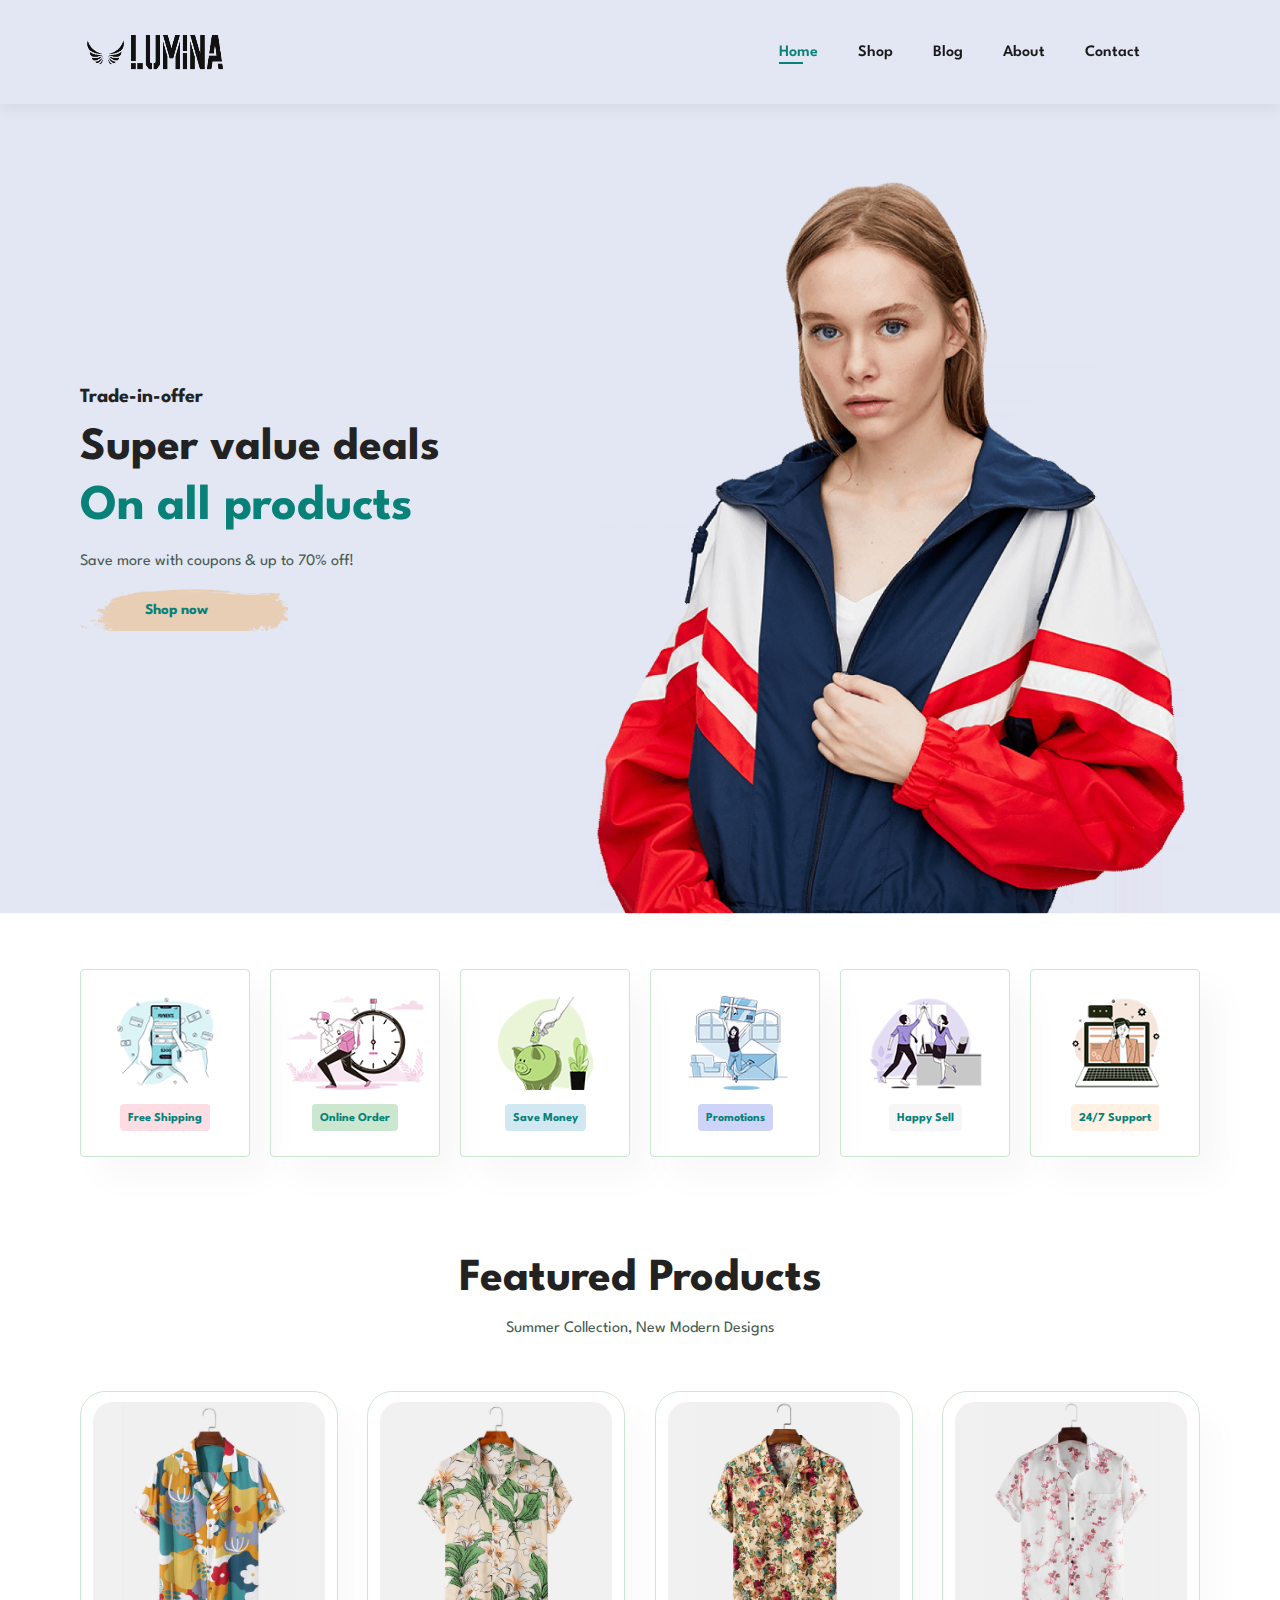
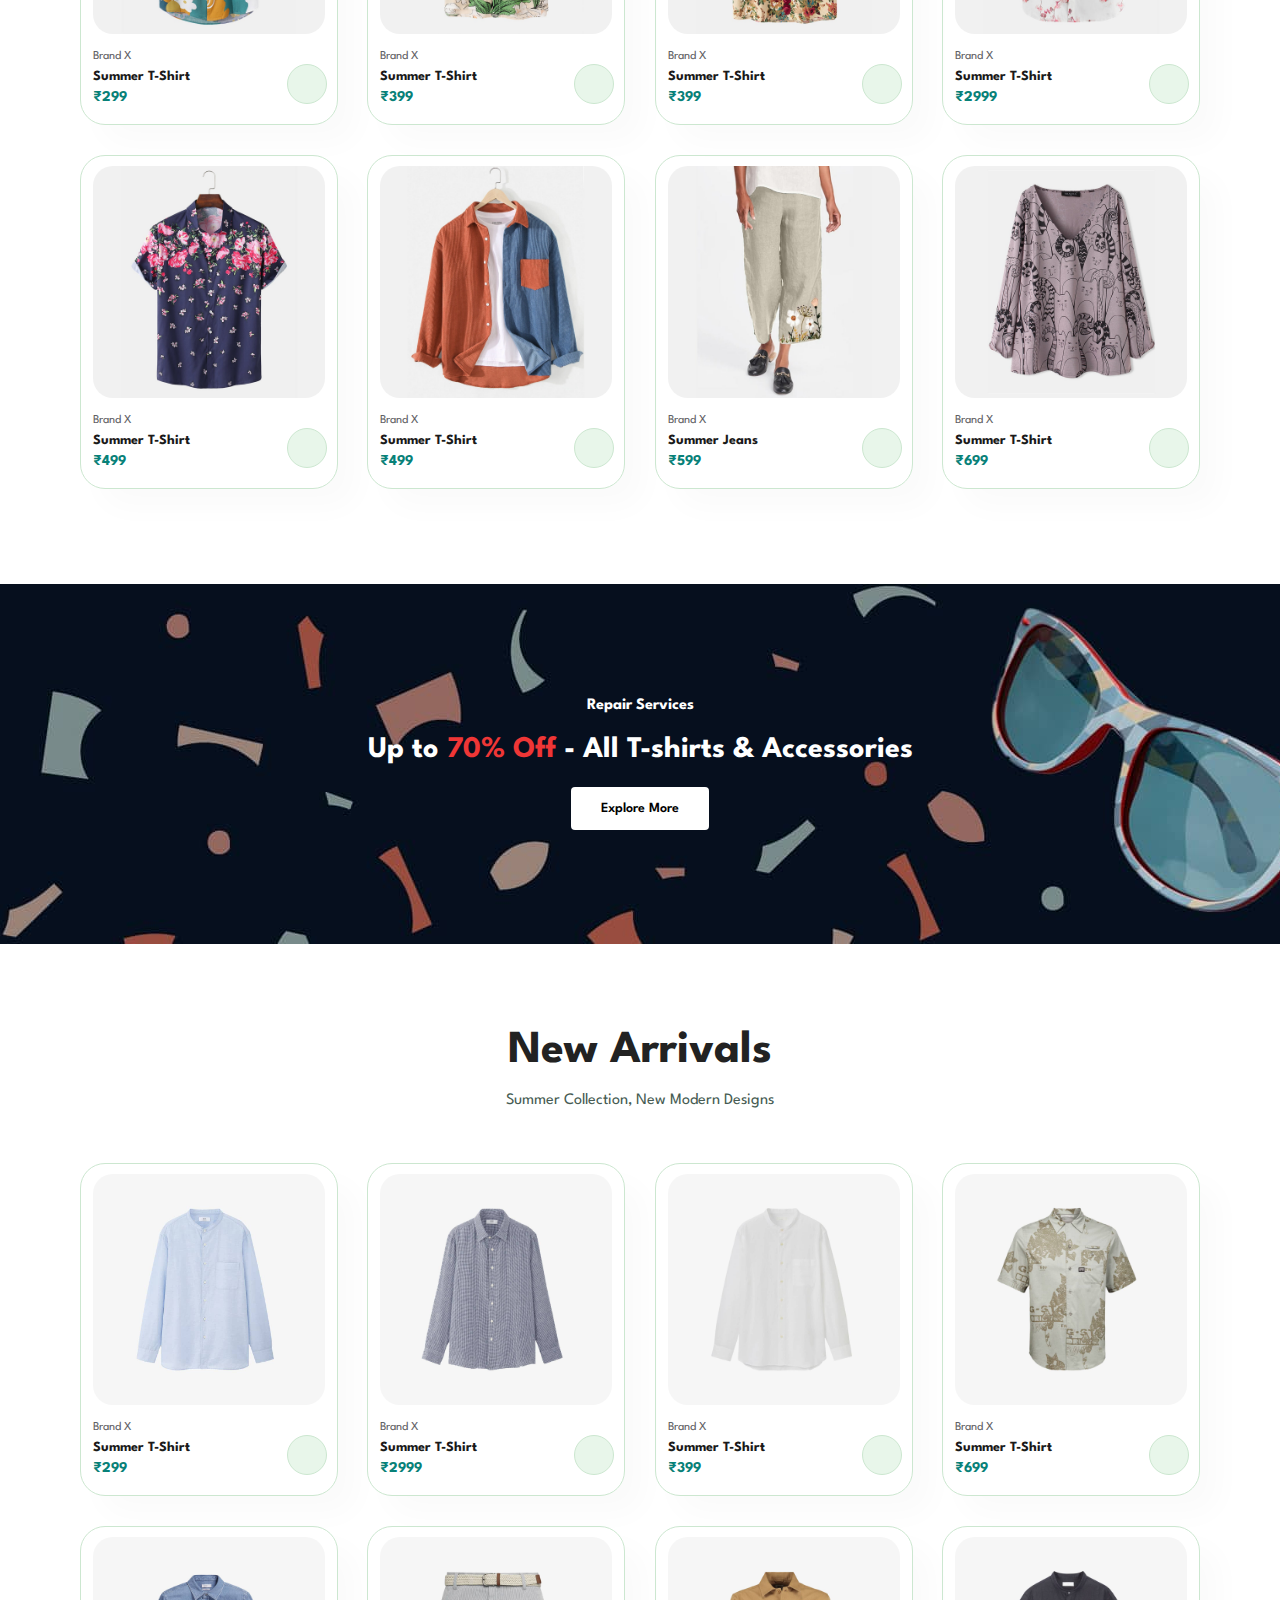
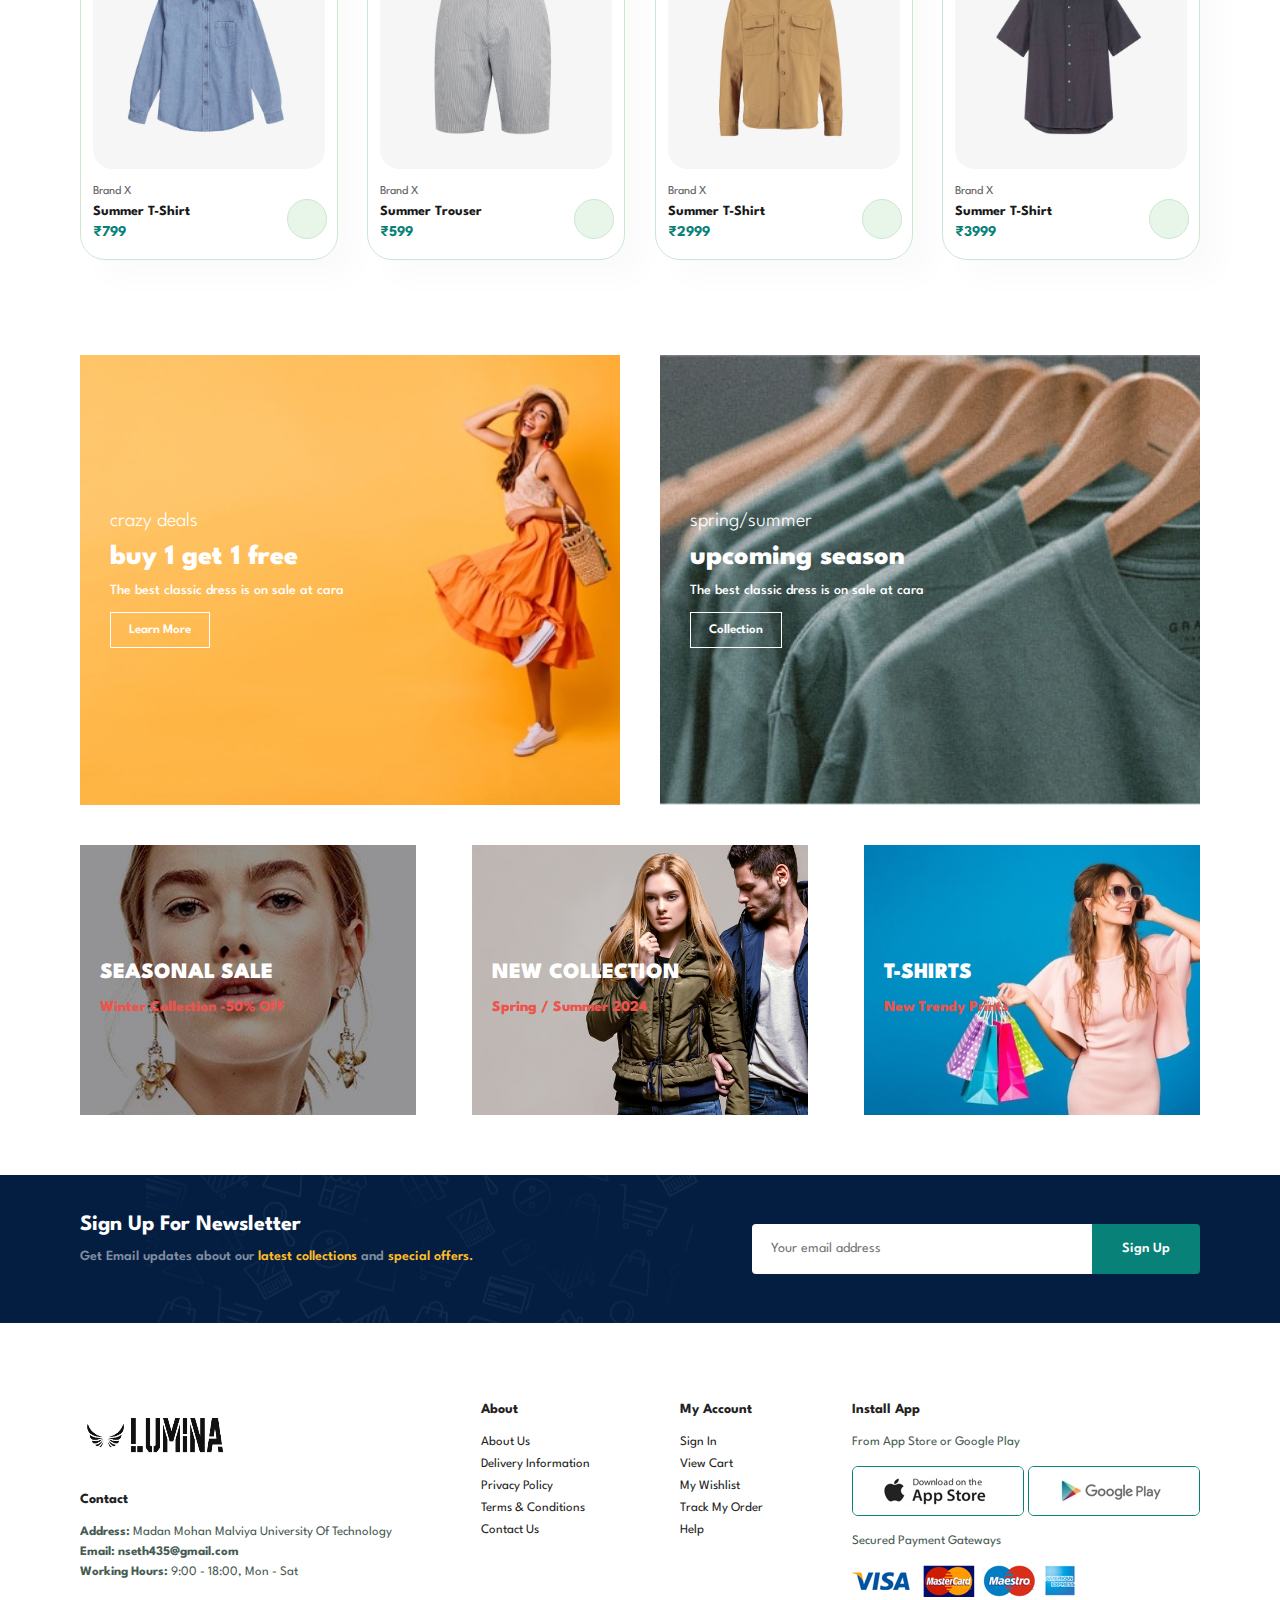
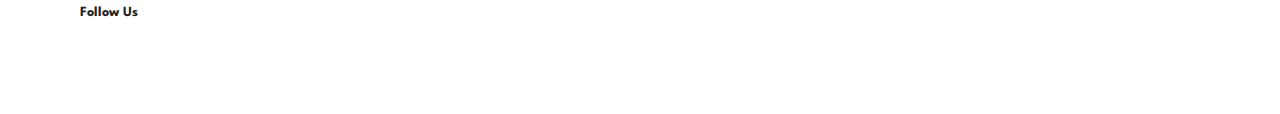
<file: index.html>
<!DOCTYPE html>
<html lang="en">
<head>
    <meta charset="UTF-8">
    <meta http-equiv="X-UA-Compatible" content="IE=edge">
    <meta name="viewport" content="width=device-width, initial-scale=1.0">
    <title>Lumina</title>
    <link rel="stylesheet" href="https://cdnjs.cloudflare.com/ajax/libs/font-awesome/6.5.1/css/all.min.css" integrity="sha512-DTOQO9RWCH3ppGqcWaEA1BIZOC6xxalwEsw9c2QQeAIftl+Vegovlnee1c9QX4TctnWMn13TZye+giMm8e2LwA==" crossorigin="anonymous" referrerpolicy="no-referrer" />
    <link rel="stylesheet" href="style.css">
</head>
<body>
    <section id="header">
        <a href="#"><img src="images/logo.png" alt="" class="logo" height="60px" width="150px" ></a>

        <div>
            <ul id="navbar">
                <li><a class="active" href="index.html">Home</a></li>
                <li><a href="shop.html">Shop</a></li>
                <li><a href="blog.html">Blog</a></li>
                <li><a href="about.html">About</a></li>
                <li><a href="contact.html">Contact</a></li>
                <li id="lg-bag"><a href="cart.html"><i class="fa-solid fa-cart-shopping"></i></a></li>
                <a href="#" id="close"><i class="fa-solid fa-xmark"></i></a>
            </ul>
        </div>
        <div id="mobile">
            <a href="cart.html"><i class="fa-solid fa-cart-shopping"></i></a>
            <i id="bar" class="fa-solid fa-outdent"></i>
        </div>
    </section>

    <section id="hero">
        <h4>Trade-in-offer</h4>
        <h2>Super value deals</h2>
        <h1>On all products</h1>
        <p>Save more with coupons & up to 70% off! </p>
        <button onclick="window.location.href='shop.html'">Shop now</button>
    </section>

    <section id="feature" class="section-p1">
        <div class="feature-box">
            <img src="images/features/f1.png" alt="">
            <h6>Free Shipping</h6>
        </div>
        <div class="feature-box">
            <img src="images/features/f2.png" alt="">
            <h6>Online Order</h6>
        </div>
        <div class="feature-box">
            <img src="images/features/f3.png" alt="">
            <h6>Save Money</h6>
        </div>
        <div class="feature-box">
            <img src="images/features/f4.png" alt="">
            <h6>Promotions</h6>
        </div>
        <div class="feature-box">
            <img src="images/features/f5.png" alt="">
            <h6>Happy Sell</h6>
        </div>
        <div class="feature-box">
            <img src="images/features/f6.png" alt="">
            <h6>24/7 Support</h6>
        </div>
    </section>

    <section id="product1" class="section-p1">
        <h2>Featured Products</h2>
        <p>Summer Collection, New Modern Designs</p>
        <div class="pro-container">
            <div class="pro">
                <img class="jsImg" src="images/products/f1.jpg" id="1" data-price="₹299" alt="">
                <div class="description">
                    <span>Brand X</span>
                    <h5>Summer T-Shirt</h5>
                    <div class="star">
                        <i class="fas fa-star"></i>
                        <i class="fas fa-star"></i>
                        <i class="fas fa-star"></i>
                        <i class="fas fa-star"></i>
                        <i class="fas fa-star"></i>
                    </div>
                    <h4>₹299</h4>
                </div>
                <a href="#" ><i class="fa-solid fa-cart-shopping cart"></i></a>
            </div>
            <div class="pro">
                <img class="jsImg" src="images/products/f2.jpg" id="2" data-price="₹399" alt="">
                <div class="description">
                    <span>Brand X</span>
                    <h5>Summer T-Shirt</h5>
                    <div class="star">
                        <i class="fas fa-star"></i>
                        <i class="fas fa-star"></i>
                        <i class="fas fa-star"></i>
                        <i class="fas fa-star"></i>
                        <i class="fas fa-star"></i>
                    </div>
                    <h4>₹399</h4>
                </div>
                <a href="#"><i class="fa-solid fa-cart-shopping cart"></i></a>
            </div>
            <div class="pro">
                <img class="jsImg" src="images/products/f3.jpg" id="3" data-price="₹399" alt="">
                <div class="description">
                    <span>Brand X</span>
                    <h5>Summer T-Shirt</h5>
                    <div class="star">
                        <i class="fas fa-star"></i>
                        <i class="fas fa-star"></i>
                        <i class="fas fa-star"></i>
                        <i class="fas fa-star"></i>
                        <i class="fas fa-star"></i>
                    </div>
                    <h4>₹399</h4>
                </div>
                <a href="#"><i class="fa-solid fa-cart-shopping cart"></i></a>
            </div>
            <div class="pro">
                <img class="jsImg" src="images/products/f4.jpg" id="4" data-price="₹2999" alt="">
                <div class="description">
                    <span>Brand X</span>
                    <h5>Summer T-Shirt</h5>
                    <div class="star">
                        <i class="fas fa-star"></i>
                        <i class="fas fa-star"></i>
                        <i class="fas fa-star"></i>
                        <i class="fas fa-star"></i>
                        <i class="fas fa-star"></i>
                    </div>
                    <h4>₹2999</h4>
                </div>
                <a href="#"><i class="fa-solid fa-cart-shopping cart"></i></a>
            </div>
            <div class="pro">
                <img class="jsImg" src="images/products/f5.jpg" id="5" data-price="₹499" alt="">
                <div class="description">
                    <span>Brand X</span>
                    <h5>Summer T-Shirt</h5>
                    <div class="star">
                        <i class="fas fa-star"></i>
                        <i class="fas fa-star"></i>
                        <i class="fas fa-star"></i>
                        <i class="fas fa-star"></i>
                        <i class="fas fa-star"></i>
                    </div>
                    <h4>₹499</h4>
                </div>
                <a href="#"><i class="fa-solid fa-cart-shopping cart"></i></a>
            </div>
            <div class="pro">
                <img class="jsImg" src="images/products/f6.jpg" id="6" data-price="₹499" alt="">
                <div class="description">
                    <span>Brand X</span>
                    <h5>Summer T-Shirt</h5>
                    <div class="star">
                        <i class="fas fa-star"></i>
                        <i class="fas fa-star"></i>
                        <i class="fas fa-star"></i>
                        <i class="fas fa-star"></i>
                        <i class="fas fa-star"></i>
                    </div>
                    <h4>₹499</h4>
                </div>
                <a href="#"><i class="fa-solid fa-cart-shopping cart"></i></a>
            </div>
            <div class="pro">
                <img class="jsImg" src="images/products/f7.jpg" id="7" data-price="₹599" alt="">
                <div class="description">
                    <span>Brand X</span>
                    <h5>Summer Jeans</h5>
                    <div class="star">
                        <i class="fas fa-star"></i>
                        <i class="fas fa-star"></i>
                        <i class="fas fa-star"></i>
                        <i class="fas fa-star"></i>
                        <i class="fas fa-star"></i>
                    </div>
                    <h4>₹599</h4>
                </div>
                <a href="#"><i class="fa-solid fa-cart-shopping cart"></i></a>
            </div>
            <div class="pro">
                <img class="jsImg" src="images/products/f8.jpg" id="8" data-price="₹699" alt="">
                <div class="description">
                    <span>Brand X</span>
                    <h5>Summer T-Shirt</h5>
                    <div class="star">
                        <i class="fas fa-star"></i>
                        <i class="fas fa-star"></i>
                        <i class="fas fa-star"></i>
                        <i class="fas fa-star"></i>
                        <i class="fas fa-star"></i>
                    </div>
                    <h4>₹699</h4>
                </div>
                <a href="#"><i class="fa-solid fa-cart-shopping cart"></i></a>
            </div>
        </div>
    </section>

    <section id="banner" class="section-m1">
        <h4>Repair Services</h4>
        <h2>Up to <span>70% Off</span> - All T-shirts & Accessories</h2>
        <button class="normal">Explore More</button>
    </section>

    <section id="product1" class="section-p1">
        <h2>New Arrivals</h2>
        <p>Summer Collection, New Modern Designs</p>
        <div class="pro-container">
            <div class="pro">
                <img class="jsImg" src="images/products/f9.jpg" id="9" data-price="₹299" alt="">
                <div class="description">
                    <span>Brand X</span>
                    <h5>Summer T-Shirt</h5>
                    <div class="star">
                        <i class="fas fa-star"></i>
                        <i class="fas fa-star"></i>
                        <i class="fas fa-star"></i>
                        <i class="fas fa-star"></i>
                        <i class="fas fa-star"></i>
                    </div>
                    <h4>₹299</h4>
                </div>
                <a href="#"><i class="fa-solid fa-cart-shopping cart"></i></a>
            </div>
            <div class="pro">
                <img class="jsImg" src="images/products/f10.jpg" id="10" data-price="₹2999" alt="">
                <div class="description">
                    <span>Brand X</span>
                    <h5>Summer T-Shirt</h5>
                    <div class="star">
                        <i class="fas fa-star"></i>
                        <i class="fas fa-star"></i>
                        <i class="fas fa-star"></i>
                        <i class="fas fa-star"></i>
                        <i class="fas fa-star"></i>
                    </div>
                    <h4>₹2999</h4>
                </div>
                <a href="#"><i class="fa-solid fa-cart-shopping cart"></i></a>
            </div>
            <div class="pro">
                <img class="jsImg" src="images/products/f11.jpg" id="11" data-price="₹399" alt="">
                <div class="description">
                    <span>Brand X</span>
                    <h5>Summer T-Shirt</h5>
                    <div class="star">
                        <i class="fas fa-star"></i>
                        <i class="fas fa-star"></i>
                        <i class="fas fa-star"></i>
                        <i class="fas fa-star"></i>
                        <i class="fas fa-star"></i>
                    </div>
                    <h4>₹399</h4>
                </div>
                <a href="#"><i class="fa-solid fa-cart-shopping cart"></i></a>
            </div>
            <div class="pro">
                <img class="jsImg" src="images/products/f12.jpg" id="12" data-price="₹699" alt="">
                <div class="description">
                    <span>Brand X</span>
                    <h5>Summer T-Shirt</h5>
                    <div class="star">
                        <i class="fas fa-star"></i>
                        <i class="fas fa-star"></i>
                        <i class="fas fa-star"></i>
                        <i class="fas fa-star"></i>
                        <i class="fas fa-star"></i>
                    </div>
                    <h4>₹699</h4>
                </div>
                <a href="#"><i class="fa-solid fa-cart-shopping cart"></i></a>
            </div>
            <div class="pro">
                <img class="jsImg" src="images/products/f13.jpg" id="13" data-price="₹799" alt="">
                <div class="description">
                    <span>Brand X</span>
                    <h5>Summer T-Shirt</h5>
                    <div class="star">
                        <i class="fas fa-star"></i>
                        <i class="fas fa-star"></i>
                        <i class="fas fa-star"></i>
                        <i class="fas fa-star"></i>
                        <i class="fas fa-star"></i>
                    </div>
                    <h4>₹799</h4>
                </div>
                <a href="#"><i class="fa-solid fa-cart-shopping cart"></i></a>
            </div>
            <div class="pro">
                <img class="jsImg" src="images/products/f14.jpg" id="14" data-price="₹599" alt="">
                <div class="description">
                    <span>Brand X</span>
                    <h5>Summer Trouser</h5>
                    <div class="star">
                        <i class="fas fa-star"></i>
                        <i class="fas fa-star"></i>
                        <i class="fas fa-star"></i>
                        <i class="fas fa-star"></i>
                        <i class="fas fa-star"></i>
                    </div>
                    <h4>₹599</h4>
                </div>
                <a href="#"><i class="fa-solid fa-cart-shopping cart"></i></a>
            </div>
            <div class="pro">
                <img class="jsImg" src="images/products/f15.jpg" id="15" data-price="₹2999" alt="">
                <div class="description">
                    <span>Brand X</span>
                    <h5>Summer T-Shirt</h5>
                    <div class="star">
                        <i class="fas fa-star"></i>
                        <i class="fas fa-star"></i>
                        <i class="fas fa-star"></i>
                        <i class="fas fa-star"></i>
                        <i class="fas fa-star"></i>
                    </div>
                    <h4>₹2999</h4>
                </div>
                <a href="#"><i class="fa-solid fa-cart-shopping cart"></i></a>
            </div>
            <div class="pro">
                <img class="jsImg" src="images/products/f16.jpg" id="16" data-price="₹3999" alt="">
                <div class="description">
                    <span>Brand X</span>
                    <h5>Summer T-Shirt</h5>
                    <div class="star">
                        <i class="fas fa-star"></i>
                        <i class="fas fa-star"></i>
                        <i class="fas fa-star"></i>
                        <i class="fas fa-star"></i>
                        <i class="fas fa-star"></i>
                    </div>
                    <h4>₹3999</h4>
                </div>
                <a href="#"><i class="fa-solid fa-cart-shopping cart"></i></a>
            </div>
        </div>
    </section>

    <section id="sm-banner" class="section-p1">
        <div class="banner-box">
            <h4>crazy deals</h4>
            <h2>buy 1 get 1 free</h2>
            <span>The best classic dress is on sale at cara</span>
            <button class="white">Learn More</button>
        </div>
        <div class="banner-box banner-box2">
            <h4>spring/summer</h4>
            <h2>upcoming season</h2>
            <span>The best classic dress is on sale at cara</span>
            <button class="white">Collection</button>
        </div>
    </section>

    <section id="text-banner">
        <div class="banner-box">
            <h2>SEASONAL SALE</h2>
            <h3>Winter Collection -50% OFF</h3>
        </div>
        <div class="banner-box banner-box2">
            <h2>NEW COLLECTION</h2>
            <h3>Spring / Summer 2024</h3>
        </div>
        <div class="banner-box banner-box3">
            <h2>T-SHIRTS</h2>
            <h3>New Trendy Prints</h3>
        </div>
    </section>

    <section id="newsletter" class="section-p1 section-m1">
        <div class="news-text">
            <h4>Sign Up For Newsletter</h4>
            <p>Get Email updates about our <span>latest collections</span> and <span>special offers.</span></p>
        </div>
        <div class="form">
            <input type="email" placeholder="Your email address">
            <button class="normal">Sign Up</button>
        </div>
    </section>

    <footer class="section-p1">
        <div class="column">
            <img class="logo" src="images/logo.png" alt="" height="60px" width="150px">
            <h4>Contact</h4>
            <p><strong>Address: </strong>Madan Mohan Malviya University Of Technology</p>
            <p><strong>Email: nseth435@gmail.com </strong> </p>
            <p><strong>Working Hours: </strong>9:00 - 18:00, Mon - Sat</p>
            <div class="follow">
                <h4>Follow Us</h4>
                <div class="icon">
                    <i class="fa-brands fa-facebook-f"></i>
                    <i class="fa-brands fa-x-twitter"></i>
                    <i class="fa-brands fa-instagram"></i>
                    <i class="fa-brands fa-pinterest-p"></i>
                    <i class="fa-brands fa-youtube"></i>
                </div>
            </div>
        </div>
        <div class="column">
            <h4>About</h4>
            <a href="#">About Us</a>
            <a href="#">Delivery Information</a>
            <a href="#">Privacy Policy</a>
            <a href="#">Terms & Conditions</a>
            <a href="#">Contact Us</a>
        </div>
        <div class="column">
            <h4>My Account</h4>
            <a href="#">Sign In</a>
            <a href="#">View Cart</a>
            <a href="#">My Wishlist</a>
            <a href="#">Track My Order</a>
            <a href="#">Help</a>
        </div>
        <div class="column install">
            <h4>Install App</h4>
            <p>From App Store or Google Play</p>
            <div class="row">
                <img src="images/pay/app.jpg" alt="">
                <img src="images/pay/play.jpg" alt="">
            </div>
            <p>Secured Payment Gateways</p>
            <img src="images/pay/pay.png" alt="">
        </div>
    </footer>
    <script src="script.js"></script>
</body>
</html>
</file>
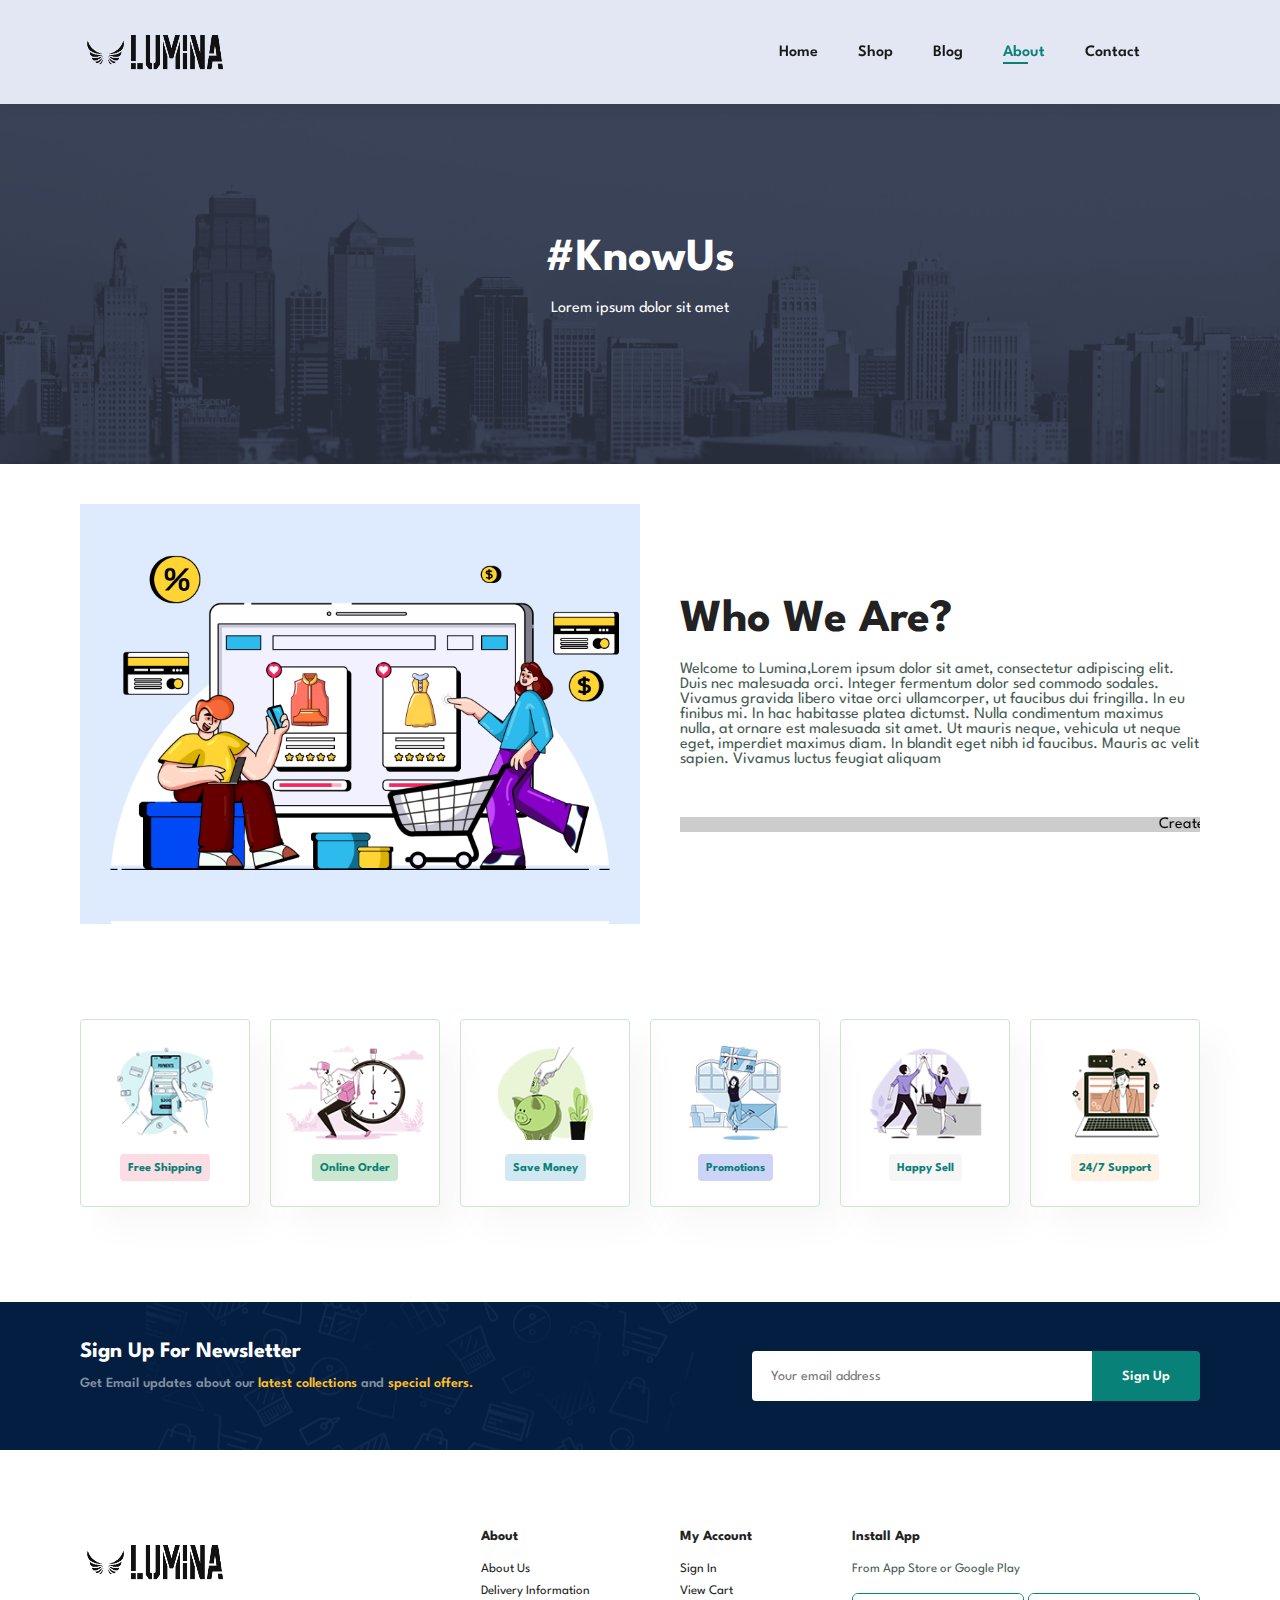
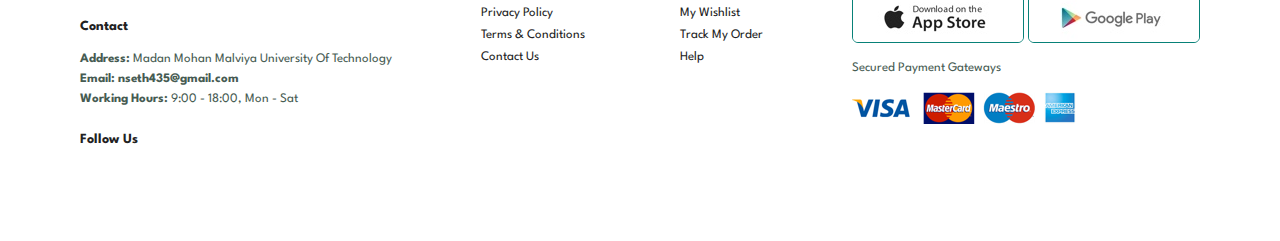
<file: about.html>
<!DOCTYPE html>
<html lang="en">
<head>
    <meta charset="UTF-8">
    <meta name="viewport" content="width=device-width, initial-scale=1.0">
    <title>Lumina</title>
    <link rel="stylesheet" href="https://cdnjs.cloudflare.com/ajax/libs/font-awesome/6.5.1/css/all.min.css" integrity="sha512-DTOQO9RWCH3ppGqcWaEA1BIZOC6xxalwEsw9c2QQeAIftl+Vegovlnee1c9QX4TctnWMn13TZye+giMm8e2LwA==" crossorigin="anonymous" referrerpolicy="no-referrer" />
    <link rel="stylesheet" href="style.css">
</head>
<body>
    <section id="header">
        <a href="#"><img src="images/logo.png" alt="" class="logo " height="60px" width="150px"></a>

        <div>
            <ul id="navbar">
                <li><a href="index.html">Home</a></li>
                <li><a href="shop.html">Shop</a></li>
                <li><a href="blog.html">Blog</a></li>
                <li><a class="active" href="about.html">About</a></li>
                <li><a href="contact.html">Contact</a></li>
                <li id="lg-bag"><a href="cart.html"><i class="fa-solid fa-cart-shopping"></i></a></li>
                <a href="#" id="close"><i class="fa-solid fa-xmark"></i></a>
            </ul>
        </div>
        <div id="mobile">
            <a href="cart.html"><i class="fa-solid fa-cart-shopping"></i></a>
            <i id="bar" class="fa-solid fa-outdent"></i>
        </div>
    </section>

    <section id="page-header" class="about-header">
        <h2>#KnowUs</h2>
        <p>Lorem ipsum dolor sit amet</p>
    </section>

    <section id="about-head" class="section-p1">
        <img src="images/about/a6.jpg" alt="">
        <div>
            <h2>Who We Are?</h2>
            <p>Welcome to Lumina,Lorem ipsum dolor sit amet, consectetur adipiscing elit. Duis nec malesuada orci. Integer fermentum dolor sed commodo sodales. Vivamus gravida libero vitae orci ullamcorper, ut faucibus dui fringilla. In eu finibus mi. In hac habitasse platea dictumst. Nulla condimentum maximus nulla, at ornare est malesuada sit amet. Ut mauris neque, vehicula ut neque eget, imperdiet maximus diam. In blandit eget nibh id faucibus. Mauris ac velit sapien. Vivamus luctus feugiat aliquam</p>
            <br><br>
            <marquee bgcolor="#ccc" loop="-1" scrollamount="5" width="100%">Create stunning images with as much or as little control as you like, thanks to a choice of Basic and Creative modes</marquee>
        </div>
    </section>

    <!-- <section id="about-app" class="section-p1">
        <h1>Download Our <a href="#">App</a></h1>
        <div class="video">
            <video autoplay muted loop src="images/about/1.mp4"></video>
        </div>
    </section> -->

    <section id="feature" class="section-p1">
        <div class="feature-box">
            <img src="images/features/f1.png" alt="">
            <h6>Free Shipping</h6>
        </div>
        <div class="feature-box">
            <img src="images/features/f2.png" alt="">
            <h6>Online Order</h6>
        </div>
        <div class="feature-box">
            <img src="images/features/f3.png" alt="">
            <h6>Save Money</h6>
        </div>
        <div class="feature-box">
            <img src="images/features/f4.png" alt="">
            <h6>Promotions</h6>
        </div>
        <div class="feature-box">
            <img src="images/features/f5.png" alt="">
            <h6>Happy Sell</h6>
        </div>
        <div class="feature-box">
            <img src="images/features/f6.png" alt="">
            <h6>24/7 Support</h6>
        </div>
    </section>

    <section id="newsletter" class="section-p1 section-m1">
        <div class="news-text">
            <h4>Sign Up For Newsletter</h4>
            <p>Get Email updates about our <span>latest collections</span> and <span>special offers.</span></p>
        </div>
        <div class="form">
            <input type="email" placeholder="Your email address">
            <button class="normal">Sign Up</button>
        </div>
    </section>

    <footer class="section-p1">
        <div class="column">
            <img class="logo" src="images/logo.png " alt="" height="60px" width="150px">
            <h4>Contact</h4>
            <p><strong>Address: </strong>Madan Mohan Malviya University Of Technology</p>
            <p><strong>Email: nseth435@gmail.com </strong> </p>
            <p><strong>Working Hours: </strong>9:00 - 18:00, Mon - Sat</p>
            <div class="follow">
                <h4>Follow Us</h4>
                <div class="icon">
                    <i class="fa-brands fa-facebook-f"></i>
                    <i class="fa-brands fa-x-twitter"></i>
                    <i class="fa-brands fa-instagram"></i>
                    <i class="fa-brands fa-pinterest-p"></i>
                    <i class="fa-brands fa-youtube"></i>
                </div>
            </div>
        </div>
        <div class="column">
            <h4>About</h4>
            <a href="#">About Us</a>
            <a href="#">Delivery Information</a>
            <a href="#">Privacy Policy</a>
            <a href="#">Terms & Conditions</a>
            <a href="#">Contact Us</a>
        </div>
        <div class="column">
            <h4>My Account</h4>
            <a href="#">Sign In</a>
            <a href="#">View Cart</a>
            <a href="#">My Wishlist</a>
            <a href="#">Track My Order</a>
            <a href="#">Help</a>
        </div>
        <div class="column install">
            <h4>Install App</h4>
            <p>From App Store or Google Play</p>
            <div class="row">
                <img src="images/pay/app.jpg" alt="">
                <img src="images/pay/play.jpg" alt="">
            </div>
            <p>Secured Payment Gateways</p>
            <img src="images/pay/pay.png" alt="">
        </div>
    </footer>

    <script src="script.js"></script>
</body>
</html>
</file>
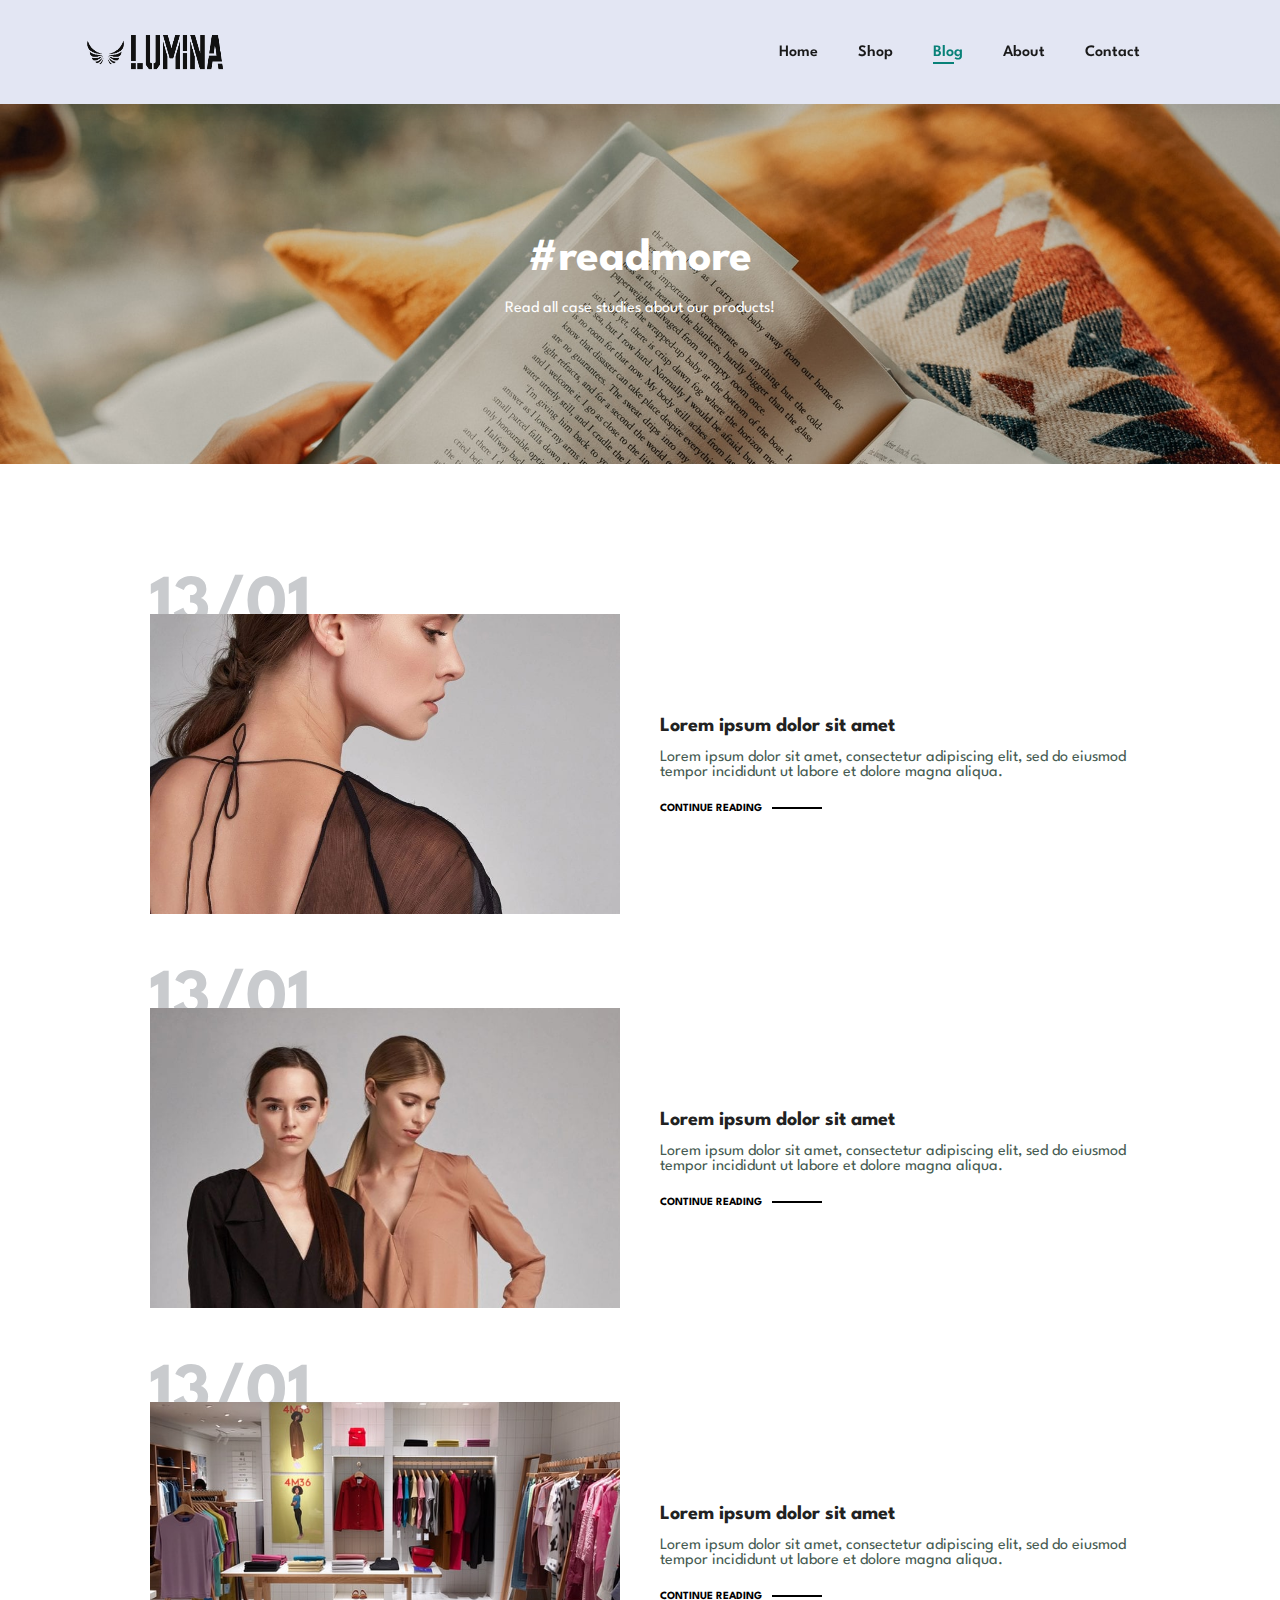
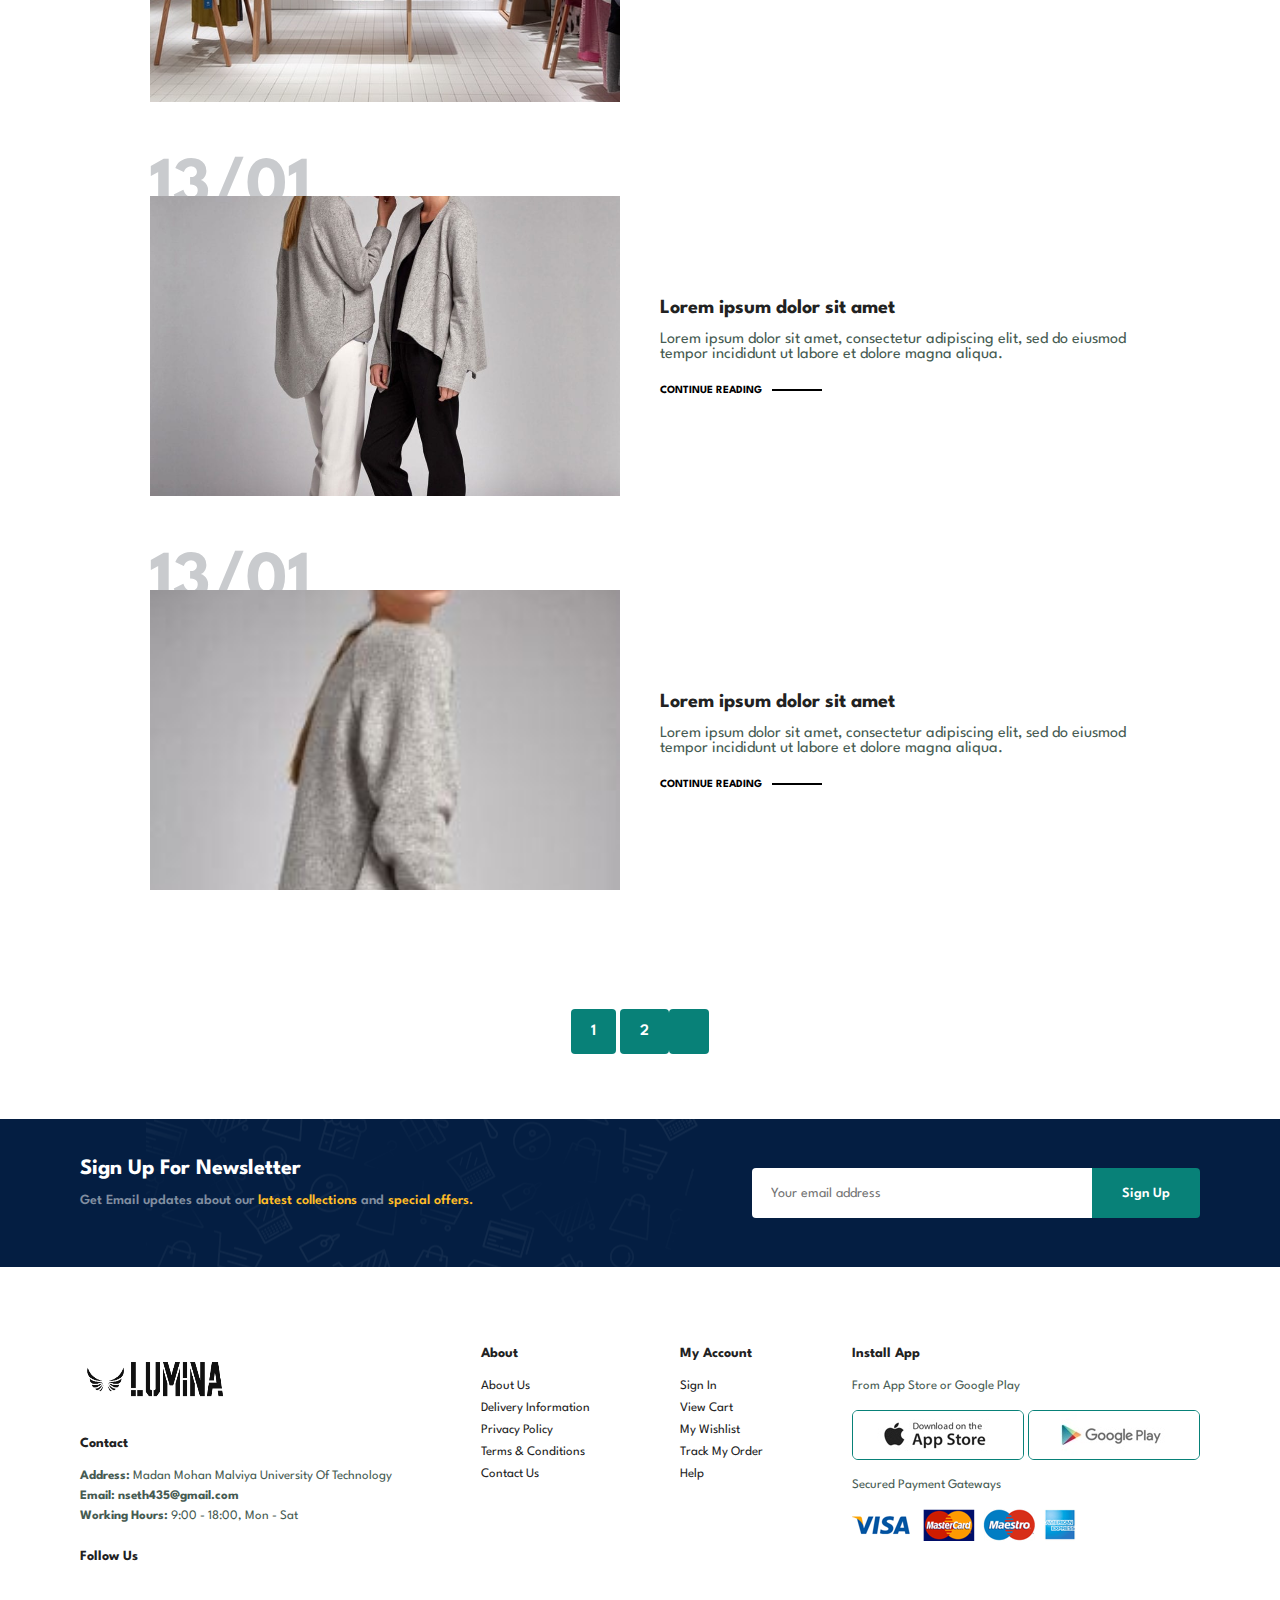
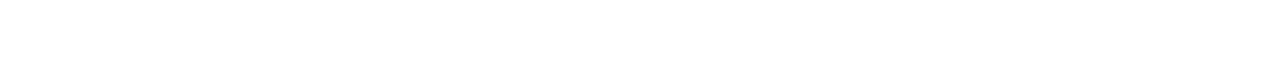
<file: blog.html>
<!DOCTYPE html>
<html lang="en">
<head>
    <meta charset="UTF-8">
    <meta name="viewport" content="width=device-width, initial-scale=1.0">
    <title>Lumina</title>
    <link rel="stylesheet" href="https://cdnjs.cloudflare.com/ajax/libs/font-awesome/6.5.1/css/all.min.css" integrity="sha512-DTOQO9RWCH3ppGqcWaEA1BIZOC6xxalwEsw9c2QQeAIftl+Vegovlnee1c9QX4TctnWMn13TZye+giMm8e2LwA==" crossorigin="anonymous" referrerpolicy="no-referrer" />
    <link rel="stylesheet" href="style.css">
</head>
<body>
    <section id="header">
        <a href="#"><img src="images/logo.png" alt="" class="logo" height="60px" width="150px"></a>

        <div>
            <ul id="navbar">
                <li><a href="index.html">Home</a></li>
                <li><a href="shop.html">Shop</a></li>
                <li><a class="active" href="blog.html">Blog</a></li>
                <li><a href="about.html">About</a></li>
                <li><a href="contact.html">Contact</a></li>
                <li id="lg-bag"><a href="cart.html"><i class="fa-solid fa-cart-shopping"></i></a></li>
                <a href="#" id="close"><i class="fa-solid fa-xmark"></i></a>
            </ul>
        </div>
        <div id="mobile">
            <a href="cart.html"><i class="fa-solid fa-cart-shopping"></i></a>
            <i id="bar" class="fa-solid fa-outdent"></i>
        </div>
    </section>

    <section id="page-header" class="blog-header">
        <h2>#readmore</h2>
        <p>Read all case studies about our products!</p>
    </section>

    <section id="blog">
        <div class="blog-box">
            <div class="blog-img">
                <img src="images/blog/b1.jpg" alt="">
            </div>
            <div class="blog-details">
                <h4>Lorem ipsum dolor sit amet</h4>
                <p>Lorem ipsum dolor sit amet, consectetur adipiscing elit, sed do eiusmod tempor incididunt ut labore et dolore magna aliqua.</p>
                <a href="#">CONTINUE READING</a>
            </div>
            <h1>13/01</h1>
        </div>
        <div class="blog-box">
            <div class="blog-img">
                <img src="images/blog/b2.jpg" alt="">
            </div>
            <div class="blog-details">
                <h4>Lorem ipsum dolor sit amet</h4>
                <p>Lorem ipsum dolor sit amet, consectetur adipiscing elit, sed do eiusmod tempor incididunt ut labore et dolore magna aliqua.</p>
                <a href="#">CONTINUE READING</a>
            </div>
            <h1>13/01</h1>
        </div>
        <div class="blog-box">
            <div class="blog-img">
                <img src="images/blog/b3.jpg" alt="">
            </div>
            <div class="blog-details">
                <h4>Lorem ipsum dolor sit amet</h4>
                <p>Lorem ipsum dolor sit amet, consectetur adipiscing elit, sed do eiusmod tempor incididunt ut labore et dolore magna aliqua.</p>
                <a href="#">CONTINUE READING</a>
            </div>
            <h1>13/01</h1>
        </div>
        <div class="blog-box">
            <div class="blog-img">
                <img src="images/blog/b4.jpg" alt="">
            </div>
            <div class="blog-details">
                <h4>Lorem ipsum dolor sit amet</h4>
                <p>Lorem ipsum dolor sit amet, consectetur adipiscing elit, sed do eiusmod tempor incididunt ut labore et dolore magna aliqua.</p>
                <a href="#">CONTINUE READING</a>
            </div>
            <h1>13/01</h1>
        </div>
        <div class="blog-box">
            <div class="blog-img">
                <img src="images/blog/b5.jpg" alt="">
            </div>
            <div class="blog-details">
                <h4>Lorem ipsum dolor sit amet</h4>
                <p>Lorem ipsum dolor sit amet, consectetur adipiscing elit, sed do eiusmod tempor incididunt ut labore et dolore magna aliqua.</p>
                <a href="#">CONTINUE READING</a>
            </div>
            <h1>13/01</h1>
        </div>
    </section>

    <section id="pagination" class="section-p1">
        <a href="#">1</a>
        <a href="#">2</a>
        <a href="#"><i class="fa-solid fa-arrow-right"></i></a>
    </section>

    <section id="newsletter" class="section-p1 section-m1">
        <div class="news-text">
            <h4>Sign Up For Newsletter</h4>
            <p>Get Email updates about our <span>latest collections</span> and <span>special offers.</span></p>
        </div>
        <div class="form">
            <input type="email" placeholder="Your email address">
            <button class="normal">Sign Up</button>
        </div>
    </section>

    <footer class="section-p1">
        <div class="column">
            <img class="logo" src="images/logo.png" alt="" height="60px" width="150px">
            <h4>Contact</h4>
            <p><strong>Address: </strong>Madan Mohan Malviya University Of Technology</p>
            <p><strong>Email: nseth435@gmail.com </strong> </p>
            <p><strong>Working Hours: </strong>9:00 - 18:00, Mon - Sat</p>
            <div class="follow">
                <h4>Follow Us</h4>
                <div class="icon">
                    <i class="fa-brands fa-facebook-f"></i>
                    <i class="fa-brands fa-x-twitter"></i>
                    <i class="fa-brands fa-instagram"></i>
                    <i class="fa-brands fa-pinterest-p"></i>
                    <i class="fa-brands fa-youtube"></i>
                </div>
            </div>
        </div>
        <div class="column">
            <h4>About</h4>
            <a href="#">About Us</a>
            <a href="#">Delivery Information</a>
            <a href="#">Privacy Policy</a>
            <a href="#">Terms & Conditions</a>
            <a href="#">Contact Us</a>
        </div>
        <div class="column">
            <h4>My Account</h4>
            <a href="#">Sign In</a>
            <a href="#">View Cart</a>
            <a href="#">My Wishlist</a>
            <a href="#">Track My Order</a>
            <a href="#">Help</a>
        </div>
        <div class="column install">
            <h4>Install App</h4>
            <p>From App Store or Google Play</p>
            <div class="row">
                <img src="images/pay/app.jpg" alt="">
                <img src="images/pay/play.jpg" alt="">
            </div>
            <p>Secured Payment Gateways</p>
            <img src="images/pay/pay.png" alt="">
        </div>
    </footer>

    <script src="script.js"></script>
</body>
</html>
</file>
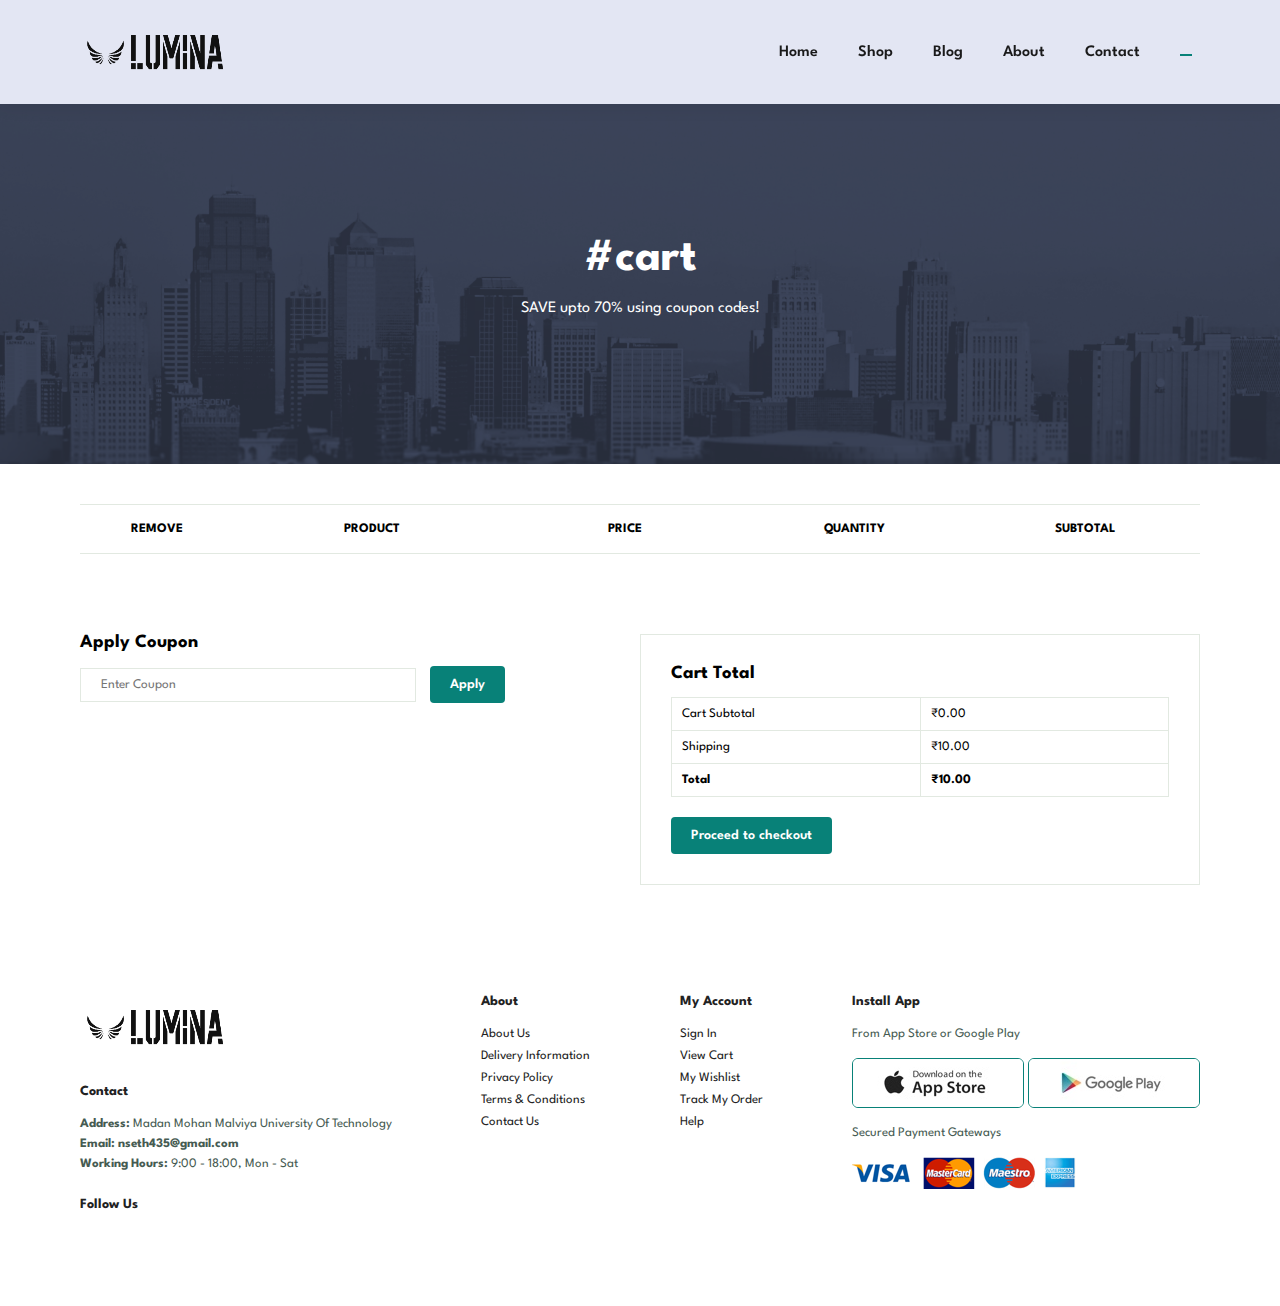
<file: cart.html>
<!DOCTYPE html>
<html lang="en">
<head>
    <meta charset="UTF-8">
    <meta name="viewport" content="width=device-width, initial-scale=1.0">
    <title>Lumina</title>
    <link rel="stylesheet" href="https://cdnjs.cloudflare.com/ajax/libs/font-awesome/6.5.1/css/all.min.css" integrity="sha512-DTOQO9RWCH3ppGqcWaEA1BIZOC6xxalwEsw9c2QQeAIftl+Vegovlnee1c9QX4TctnWMn13TZye+giMm8e2LwA==" crossorigin="anonymous" referrerpolicy="no-referrer" />
    <link rel="stylesheet" href="style.css">
</head>
<body>
    <section id="header">
        <a href="#"><img src="images/logo.png" alt="" class="logo" height="60px" width="150px"></a>

        <div>
            <ul id="navbar">
                <li><a href="index.html">Home</a></li>
                <li><a href="shop.html">Shop</a></li>
                <li><a href="blog.html">Blog</a></li>
                <li><a href="about.html">About</a></li>
                <li><a href="contact.html">Contact</a></li>
                <li id="lg-bag"><a class="active" href="cart.html"><i class="fa-solid fa-cart-shopping"></i></a></li>
                <a href="#" id="close"><i class="fa-solid fa-xmark"></i></a>
            </ul>
        </div>
        <div id="mobile">
            <a href="cart.html"><i class="fa-solid fa-cart-shopping"></i></a>
            <i id="bar" class="fa-solid fa-outdent"></i>
        </div>
    </section>

    <section id="page-header" class="about-header">
        <h2>#cart</h2>
        <p>SAVE upto 70% using coupon codes!</p>
    </section>

    <section id="cart" class="section-p1">
        <table width="100%">
            <thead>
                <tr>
                    <td>Remove</td>
                    <td>Product</td>
                    <td>Price</td>
                    <td>Quantity</td>
                    <td>Subtotal</td>
                </tr>
            </thead>
            <tbody></tbody>
        </table>
    </section>

    <section id="cart-add" class="section-p1">
        <div id="coupon">
            <h3>Apply Coupon</h3>
            <div>
                <input type="text" placeholder="Enter Coupon">
                <button class="normal">Apply</button>
            </div>
        </div>
        <div id="subtotal">
            <h3>Cart Total</h3>
            <table>
                <tr>
                    <td>Cart Subtotal</td>
                    <td id="cart-subtotal"></td>
                </tr>
                <tr>
                    <td>Shipping</td>
                    <td>₹10.00</td>
                </tr>
                <tr>
                    <td><strong>Total</strong></td>
                    <td><strong id="total"></strong></td>
                </tr>
            </table>
            <button class="normal">Proceed to checkout</button>
        </div>
    </section>

    <footer class="section-p1">
        <div class="column">
            <img class="logo" src="images/logo.png" alt="" height="60px" width="150px">
            <h4>Contact</h4>
            <p><strong>Address: </strong>Madan Mohan Malviya University Of Technology</p>
            <p><strong>Email: nseth435@gmail.com </strong></p>
            <p><strong>Working Hours: </strong>9:00 - 18:00, Mon - Sat</p>
            <div class="follow">
                <h4>Follow Us</h4>
                <div class="icon">
                    <i class="fa-brands fa-facebook-f"></i>
                    <i class="fa-brands fa-x-twitter"></i>
                    <i class="fa-brands fa-instagram"></i>
                    <i class="fa-brands fa-pinterest-p"></i>
                    <i class="fa-brands fa-youtube"></i>
                </div>
            </div>
        </div>
        <div class="column">
            <h4>About</h4>
            <a href="#">About Us</a>
            <a href="#">Delivery Information</a>
            <a href="#">Privacy Policy</a>
            <a href="#">Terms & Conditions</a>
            <a href="#">Contact Us</a>
        </div>
        <div class="column">
            <h4>My Account</h4>
            <a href="#">Sign In</a>
            <a href="#">View Cart</a>
            <a href="#">My Wishlist</a>
            <a href="#">Track My Order</a>
            <a href="#">Help</a>
        </div>
        <div class="column install">
            <h4>Install App</h4>
            <p>From App Store or Google Play</p>
            <div class="row">
                <img src="images/pay/app.jpg" alt="">
                <img src="images/pay/play.jpg" alt="">
            </div>
            <p>Secured Payment Gateways</p>
            <img src="images/pay/pay.png" alt="">
        </div>
    </footer>

    <script>
        document.addEventListener('DOMContentLoaded', function() {
            const tbody = document.querySelector("#cart tbody");
            const subtotal = document.getElementById("cart-subtotal");
            const total = document.getElementById("total");

            // Function to remove an item from the cart and update localStorage
            function removeCartItem(index) {
                // Get the cart items from localStorage
                const cartItems = JSON.parse(localStorage.getItem('cartItems')) || [];

                // Remove the item at the specified index
                cartItems.splice(index, 1);

                // Save the updated cart items back to localStorage
                localStorage.setItem('cartItems', JSON.stringify(cartItems));

                // Reload the page to reflect the changes
                location.reload();
            }

            const removeIcons = document.querySelectorAll("#cart tbody td:first-child a");

            // Event listener for remove icon clicks
            document.querySelector('tbody').addEventListener('click', function(event) {
                // Check if the clicked element is the remove icon
                if (event.target.classList.contains('fa-times-circle')) {
                    const index = event.target.getAttribute('data-index');
                    // Call the removeCartItem function with the index
                    removeCartItem(index);
                }
            })

            // Get the cart items from localStorage
            const cartItems = JSON.parse(localStorage.getItem('cartItems')) || [];

            // Iterate through the cart items and add them to the table
            cartItems.forEach((item, index) => {
                const newRow = document.createElement("tr");

                // Create cells for each property of the cart item
                const removeCell = document.createElement('td');
                removeCell.innerHTML = '<a><i class="fa-regular fa-times-circle"></i></a>';

                const productCell = document.createElement('td');
                productCell.innerHTML = `<img src="${item.image}" alt=""><span>${item.name}</span>`;

                const priceCell = document.createElement('td');
                priceCell.textContent = item.price;

                const quantityCell = document.createElement('td');
                quantityCell.innerHTML = `<input type="number" value="${item.quantity}">`;

                const subtotalCell = document.createElement('td');
                subtotalCell.textContent = `₹${item.subtotal}`;

                // Change of quantity in cart page
                quantityCell.querySelector("input").addEventListener("input", function() {
                    // Get the updated quantity
                    const updatedQuantity = parseInt(this.value, 10);
                    cartItems[index].quantity = updatedQuantity;

                    // Recalculate the subtotal for the updated quantity
                    const updatedSubtotal = (parseFloat(cartItems[index].price.slice(1)) * updatedQuantity).toFixed(2);
                    cartItems[index].subtotal = updatedSubtotal;

                    localStorage.setItem('cartItems', JSON.stringify(cartItems));

                    subtotalCell.textContent = `₹${updatedSubtotal}`;

                    // Recalculate and update the cart subtotal and total
                    const updatedCartTotal = cartItems.reduce((total, item) => total + parseFloat(item.subtotal), 0).toFixed(2);
                    subtotal.textContent = `₹${updatedCartTotal}`;

                    // Calculate the total including shipping
                    const totalAmount = (parseFloat(updatedCartTotal) + 10.00).toFixed(2);
                    total.textContent = `₹${totalAmount}`;
                })

                newRow.appendChild(removeCell);
                newRow.appendChild(productCell);
                newRow.appendChild(priceCell);
                newRow.appendChild(quantityCell);
                newRow.appendChild(subtotalCell);

                tbody.appendChild(newRow);
            })

            // Calculate and update the cart subtotal
            const cartTotal = cartItems.reduce((total, item) => total + parseFloat(item.subtotal), 0).toFixed(2);
            subtotal.textContent = `₹${cartTotal}`;

            // Calculate the total including shipping
            const totalAmount = (parseFloat(cartTotal) + 10.00).toFixed(2);
            total.textContent = `₹${totalAmount}`;
        })
    </script>

    <script src="script.js"></script>
</body>
</html>
</file>
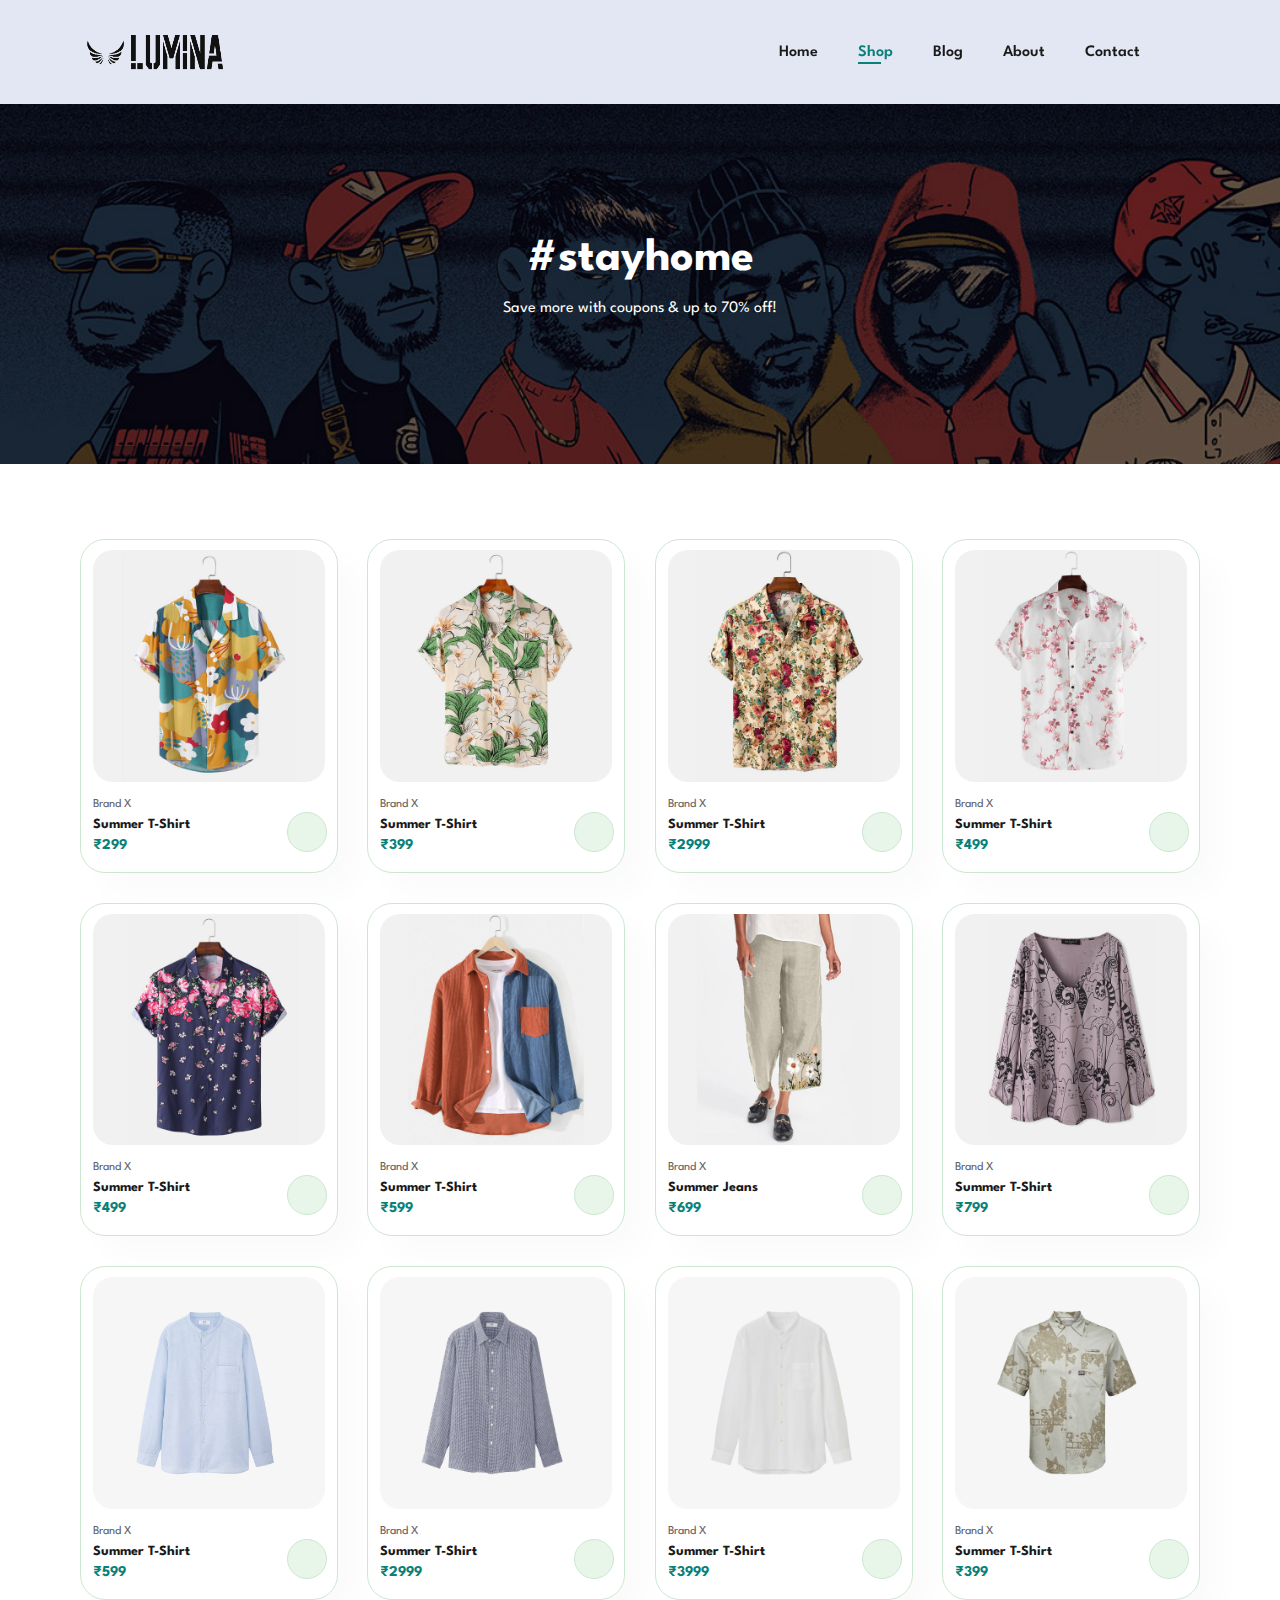
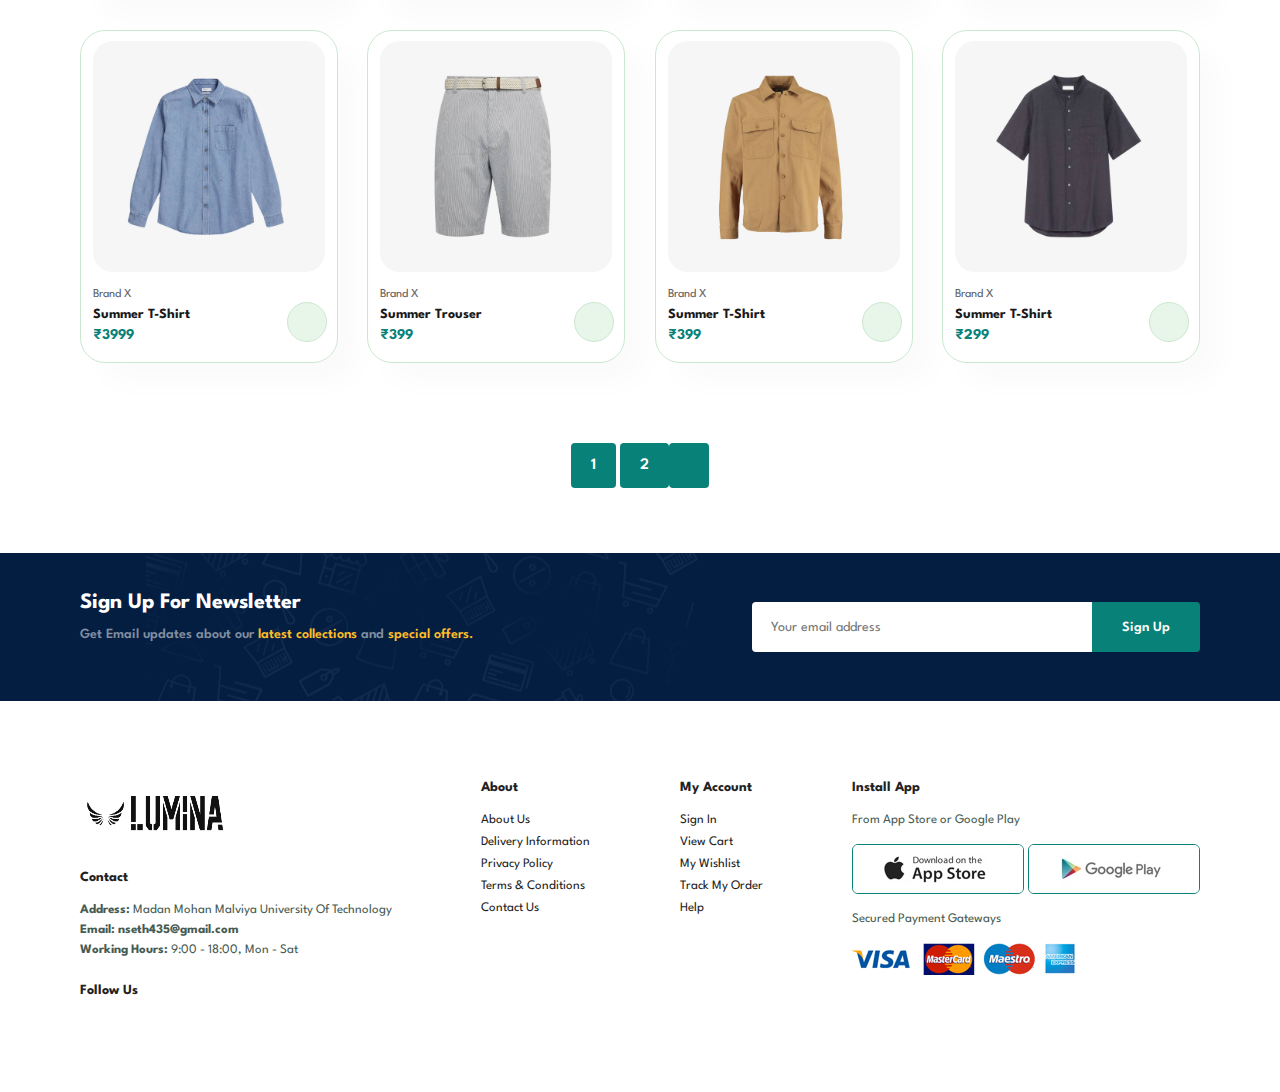
<file: shop.html>
<!DOCTYPE html>
<html lang="en">
<head>
    <meta charset="UTF-8">
    <meta name="viewport" content="width=device-width, initial-scale=1.0">
    <title>Lumina</title>
    <link rel="stylesheet" href="https://cdnjs.cloudflare.com/ajax/libs/font-awesome/6.5.1/css/all.min.css" integrity="sha512-DTOQO9RWCH3ppGqcWaEA1BIZOC6xxalwEsw9c2QQeAIftl+Vegovlnee1c9QX4TctnWMn13TZye+giMm8e2LwA==" crossorigin="anonymous" referrerpolicy="no-referrer" />
    <link rel="stylesheet" href="style.css">
</head>
<body>
    <section id="header">
        <a href="#"><img src="images/logo.png" alt="" class="logo" height="60px" width="150px"></a>

        <div>
            <ul id="navbar">
                <li><a href="index.html">Home</a></li>
                <li><a class="active" href="shop.html">Shop</a></li>
                <li><a href="blog.html">Blog</a></li>
                <li><a href="about.html">About</a></li>
                <li><a href="contact.html">Contact</a></li>
                <li id="lg-bag"><a href="cart.html"><i class="fa-solid fa-cart-shopping"></i></a></li>
                <a href="#" id="close"><i class="fa-solid fa-xmark"></i></a>
            </ul>
        </div>
        <div id="mobile">
            <a href="cart.html"><i class="fa-solid fa-cart-shopping"></i></a>
            <i id="bar" class="fa-solid fa-outdent"></i>
        </div>
    </section>

    <section id="page-header">
        <h2>#stayhome</h2>
        <p>Save more with coupons & up to 70% off!</p>
    </section>

    <section id="product1" class="section-p1">
        <div class="pro-container">
            <div class="pro">
                <img class="jsImg" src="images/products/f1.jpg" id="1" data-price="₹299" alt="">
                <div class="description">
                    <span>Brand X</span>
                    <h5>Summer T-Shirt</h5>
                    <div class="star">
                        <i class="fas fa-star"></i>
                        <i class="fas fa-star"></i>
                        <i class="fas fa-star"></i>
                        <i class="fas fa-star"></i>
                        <i class="fas fa-star"></i>
                    </div>
                    <h4>₹299</h4>
                </div>
                <a href="#"><i class="fa-solid fa-cart-shopping cart"></i></a>
            </div>
            <div class="pro">
                <img class="jsImg" src="images/products/f2.jpg" id="2" data-price="₹399" alt="">
                <div class="description">
                    <span>Brand X</span>
                    <h5>Summer T-Shirt</h5>
                    <div class="star">
                        <i class="fas fa-star"></i>
                        <i class="fas fa-star"></i>
                        <i class="fas fa-star"></i>
                        <i class="fas fa-star"></i>
                        <i class="fas fa-star"></i>
                    </div>
                    <h4>₹399</h4>
                </div>
                <a href="#"><i class="fa-solid fa-cart-shopping cart"></i></a>
            </div>
            <div class="pro">
                <img class="jsImg" src="images/products/f3.jpg" id="3" data-price="₹2999" alt="">
                <div class="description">
                    <span>Brand X</span>
                    <h5>Summer T-Shirt</h5>
                    <div class="star">
                        <i class="fas fa-star"></i>
                        <i class="fas fa-star"></i>
                        <i class="fas fa-star"></i>
                        <i class="fas fa-star"></i>
                        <i class="fas fa-star"></i>
                    </div>
                    <h4>₹2999</h4>
                </div>
                <a href="#"><i class="fa-solid fa-cart-shopping cart"></i></a>
            </div>
            <div class="pro">
                <img class="jsImg" src="images/products/f4.jpg" id="4" data-price="₹499" alt="">
                <div class="description">
                    <span>Brand X</span>
                    <h5>Summer T-Shirt</h5>
                    <div class="star">
                        <i class="fas fa-star"></i>
                        <i class="fas fa-star"></i>
                        <i class="fas fa-star"></i>
                        <i class="fas fa-star"></i>
                        <i class="fas fa-star"></i>
                    </div>
                    <h4>₹499</h4>
                </div>
                <a href="#"><i class="fa-solid fa-cart-shopping cart"></i></a>
            </div>
            <div class="pro">
                <img class="jsImg" src="images/products/f5.jpg" id="5" data-price="₹499" alt="">
                <div class="description">
                    <span>Brand X</span>
                    <h5>Summer T-Shirt</h5>
                    <div class="star">
                        <i class="fas fa-star"></i>
                        <i class="fas fa-star"></i>
                        <i class="fas fa-star"></i>
                        <i class="fas fa-star"></i>
                        <i class="fas fa-star"></i>
                    </div>
                    <h4>₹499</h4>
                </div>
                <a href="#"><i class="fa-solid fa-cart-shopping cart"></i></a>
            </div>
            <div class="pro">
                <img class="jsImg" src="images/products/f6.jpg" id="6" data-price="₹599" alt="">
                <div class="description">
                    <span>Brand X</span>
                    <h5>Summer T-Shirt</h5>
                    <div class="star">
                        <i class="fas fa-star"></i>
                        <i class="fas fa-star"></i>
                        <i class="fas fa-star"></i>
                        <i class="fas fa-star"></i>
                        <i class="fas fa-star"></i>
                    </div>
                    <h4>₹599</h4>
                </div>
                <a href="#"><i class="fa-solid fa-cart-shopping cart"></i></a>
            </div>
            <div class="pro">
                <img class="jsImg" src="images/products/f7.jpg" id="7" data-price="₹699" alt="">
                <div class="description">
                    <span>Brand X</span>
                    <h5>Summer Jeans</h5>
                    <div class="star">
                        <i class="fas fa-star"></i>
                        <i class="fas fa-star"></i>
                        <i class="fas fa-star"></i>
                        <i class="fas fa-star"></i>
                        <i class="fas fa-star"></i>
                    </div>
                    <h4>₹699</h4>
                </div>
                <a href="#"><i class="fa-solid fa-cart-shopping cart"></i></a>
            </div>
            <div class="pro">
                <img class="jsImg" src="images/products/f8.jpg" id="8" data-price="₹799" alt="">
                <div class="description">
                    <span>Brand X</span>
                    <h5>Summer T-Shirt</h5>
                    <div class="star">
                        <i class="fas fa-star"></i>
                        <i class="fas fa-star"></i>
                        <i class="fas fa-star"></i>
                        <i class="fas fa-star"></i>
                        <i class="fas fa-star"></i>
                    </div>
                    <h4>₹799</h4>
                </div>
                <a href="#"><i class="fa-solid fa-cart-shopping cart"></i></a>
            </div>
            <div class="pro">
                <img class="jsImg" src="images/products/f9.jpg" id="9" data-price="₹599" alt="">
                <div class="description">
                    <span>Brand X</span>
                    <h5>Summer T-Shirt</h5>
                    <div class="star">
                        <i class="fas fa-star"></i>
                        <i class="fas fa-star"></i>
                        <i class="fas fa-star"></i>
                        <i class="fas fa-star"></i>
                        <i class="fas fa-star"></i>
                    </div>
                    <h4>₹599</h4>
                </div>
                <a href="#"><i class="fa-solid fa-cart-shopping cart"></i></a>
            </div>
            <div class="pro">
                <img class="jsImg" src="images/products/f10.jpg" id="10" data-price="₹2999" alt="">
                <div class="description">
                    <span>Brand X</span>
                    <h5>Summer T-Shirt</h5>
                    <div class="star">
                        <i class="fas fa-star"></i>
                        <i class="fas fa-star"></i>
                        <i class="fas fa-star"></i>
                        <i class="fas fa-star"></i>
                        <i class="fas fa-star"></i>
                    </div>
                    <h4>₹2999</h4>
                </div>
                <a href="#"><i class="fa-solid fa-cart-shopping cart"></i></a>
            </div>
            <div class="pro">
                <img class="jsImg" src="images/products/f11.jpg" id="11" data-price="₹3999" alt="">
                <div class="description">
                    <span>Brand X</span>
                    <h5>Summer T-Shirt</h5>
                    <div class="star">
                        <i class="fas fa-star"></i>
                        <i class="fas fa-star"></i>
                        <i class="fas fa-star"></i>
                        <i class="fas fa-star"></i>
                        <i class="fas fa-star"></i>
                    </div>
                    <h4>₹3999</h4>
                </div>
                <a href="#"><i class="fa-solid fa-cart-shopping cart"></i></a>
            </div>
            <div class="pro">
                <img class="jsImg" src="images/products/f12.jpg" id="12" data-price="₹399" alt="">
                <div class="description">
                    <span>Brand X</span>
                    <h5>Summer T-Shirt</h5>
                    <div class="star">
                        <i class="fas fa-star"></i>
                        <i class="fas fa-star"></i>
                        <i class="fas fa-star"></i>
                        <i class="fas fa-star"></i>
                        <i class="fas fa-star"></i>
                    </div>
                    <h4>₹399</h4>
                </div>
                <a href="#"><i class="fa-solid fa-cart-shopping cart"></i></a>
            </div>
            <div class="pro">
                <img class="jsImg" src="images/products/f13.jpg" id="13" data-price="₹3999" alt="">
                <div class="description">
                    <span>Brand X</span>
                    <h5>Summer T-Shirt</h5>
                    <div class="star">
                        <i class="fas fa-star"></i>
                        <i class="fas fa-star"></i>
                        <i class="fas fa-star"></i>
                        <i class="fas fa-star"></i>
                        <i class="fas fa-star"></i>
                    </div>
                    <h4>₹3999</h4>
                </div>
                <a href="#"><i class="fa-solid fa-cart-shopping cart"></i></a>
            </div>
            <div class="pro">
                <img class="jsImg" src="images/products/f14.jpg" id="14" data-price="₹399" alt="">
                <div class="description">
                    <span>Brand X</span>
                    <h5>Summer Trouser</h5>
                    <div class="star">
                        <i class="fas fa-star"></i>
                        <i class="fas fa-star"></i>
                        <i class="fas fa-star"></i>
                        <i class="fas fa-star"></i>
                        <i class="fas fa-star"></i>
                    </div>
                    <h4>₹399</h4>
                </div>
                <a href="#"><i class="fa-solid fa-cart-shopping cart"></i></a>
            </div>
            <div class="pro">
                <img class="jsImg" src="images/products/f15.jpg" id="15" data-price="₹399" alt="">
                <div class="description">
                    <span>Brand X</span>
                    <h5>Summer T-Shirt</h5>
                    <div class="star">
                        <i class="fas fa-star"></i>
                        <i class="fas fa-star"></i>
                        <i class="fas fa-star"></i>
                        <i class="fas fa-star"></i>
                        <i class="fas fa-star"></i>
                    </div>
                    <h4>₹399</h4>
                </div>
                <a href="#"><i class="fa-solid fa-cart-shopping cart"></i></a>
            </div>
            <div class="pro">
                <img class="jsImg" src="images/products/f16.jpg" id="16" data-price="₹299" alt="">
                <div class="description">
                    <span>Brand X</span>
                    <h5>Summer T-Shirt</h5>
                    <div class="star">
                        <i class="fas fa-star"></i>
                        <i class="fas fa-star"></i>
                        <i class="fas fa-star"></i>
                        <i class="fas fa-star"></i>
                        <i class="fas fa-star"></i>
                    </div>
                    <h4>₹299</h4>
                </div>
                <a href="#"><i class="fa-solid fa-cart-shopping cart"></i></a>
            </div>
        </div>
    </section>

    <section id="pagination" class="section-p1">
        <a href="#">1</a>
        <a href="#">2</a>
        <a href="#"><i class="fa-solid fa-arrow-right"></i></a>
    </section>

    <section id="newsletter" class="section-p1 section-m1">
        <div class="news-text">
            <h4>Sign Up For Newsletter</h4>
            <p>Get Email updates about our <span>latest collections</span> and <span>special offers.</span></p>
        </div>
        <div class="form">
            <input type="email" placeholder="Your email address">
            <button class="normal">Sign Up</button>
        </div>
    </section>

    <footer class="section-p1">
        <div class="column">
            <img class="logo" src="images/logo.png" alt="" height="60px" width="150px">
            <h4>Contact</h4>
            <p><strong>Address: </strong>Madan Mohan Malviya University Of Technology</p>
            <p><strong>Email: nseth435@gmail.com </strong></p>
            <p><strong>Working Hours: </strong>9:00 - 18:00, Mon - Sat</p>
            <div class="follow">
                <h4>Follow Us</h4>
                <div class="icon">
                    <i class="fa-brands fa-facebook-f"></i>
                    <i class="fa-brands fa-x-twitter"></i>
                    <i class="fa-brands fa-instagram"></i>
                    <i class="fa-brands fa-pinterest-p"></i>
                    <i class="fa-brands fa-youtube"></i>
                </div>
            </div>
        </div>
        <div class="column">
            <h4>About</h4>
            <a href="#">About Us</a>
            <a href="#">Delivery Information</a>
            <a href="#">Privacy Policy</a>
            <a href="#">Terms & Conditions</a>
            <a href="#">Contact Us</a>
        </div>
        <div class="column">
            <h4>My Account</h4>
            <a href="#">Sign In</a>
            <a href="#">View Cart</a>
            <a href="#">My Wishlist</a>
            <a href="#">Track My Order</a>
            <a href="#">Help</a>
        </div>
        <div class="column install">
            <h4>Install App</h4>
            <p>From App Store or Google Play</p>
            <div class="row">
                <img src="images/pay/app.jpg" alt="">
                <img src="images/pay/play.jpg" alt="">
            </div>
            <p>Secured Payment Gateways</p>
            <img src="images/pay/pay.png" alt="">
        </div>
    </footer>

    <script src="script.js"></script>
</body>
</html>
</file>
<file: style.css>
@import url('https://fonts.googleapis.com/css2?family=Spartan:wght@100;200;300;400;500;600;700;800;900&display=swap');

* {
    padding: 0;
    margin: 0;
    box-sizing: border-box;
    font-family: "Spartan", sans-serif;
}

h1 {
    font-size: 50px;
    line-height: 64px;
    color: #222;
}

h2 {
    font-size: 46px;
    line-height: 54px;
    color: #222;
}

h4 {
    font-size: 20px;
    color: #222;
}

h6 {
    font-weight: 700;
    font-size: 12px;
}

p {
    font-size: 16px;
    color: #465b52;
    margin: 15px 0 20px 0;
}

.section-p1 {
    padding: 40px 80px;
}

.section-m1 {
    margin: 40px 0;
}

button.normal {
    font-size: 14px;
    font-weight: 600;
    padding: 15px 30px;
    color: #000;
    background-color: #fff;
    border-radius: 4px;
    cursor: pointer;
    border: none;
    outline: none;
    transition: 0.2s;
}

button.white {
    font-size: 13px;
    font-weight: 600;
    padding: 11px 18px;
    color: #fff;
    background-color: transparent;
    cursor: pointer;
    border: 1px solid #fff;
    outline: none;
    transition: 0.2s;
}

body {
    width: 100%;
}

/* Header */

#header {
    display: flex;
    align-items: center;
    justify-content: space-between;
    padding: 20px 80px;
    background-color: #E3E6F3;
    box-shadow: 0 5px 15px rgba(0, 0, 0, 0.06);
    z-index: 999;
    position: sticky;
    top: 0;
    left: 0;
}

#navbar {
    display: flex;
    align-items: center;
    justify-content: center;
}

#navbar li {
    list-style: none;
    padding: 0 20px;
    position: relative;
}

#navbar li a {
    text-decoration: none;
    font-size: 16px;
    font-weight: 600;
    color: #1a1a1a;
    transition: 0.3s ease;
}

#navbar li a:hover, #navbar li a.active {
    color: #088178;
}

#navbar li a.active::after, #navbar li a:hover::after {
    content: "";
    width: 30%;
    height: 2px;
    background-color: #088178;
    position: absolute;
    bottom: -4px;
    left: 20px;
}

#mobile {
    display: none;
    align-items: center;
}

#close {
    display: none;
}

/* Home Page */

#hero {
    background-image: url("images/hero4.png");
    height: 90vh;
    width: 100%;
    background-size: cover;
    background-position: top 25% right 0;
    padding: 0 80px;
    display: flex;
    flex-direction: column;
    align-items: flex-start;
    justify-content: center;
}

#hero h4 {
    padding-bottom: 15px;
}

#hero h1 {
    color: #088178;
}

#hero button {
    background-image: url("images/button.png");
    background-color: transparent;
    color: #088178;
    border: none;
    padding: 14px 80px 14px 65px;
    background-repeat: no-repeat;
    cursor: pointer;
    font-weight: 700;
    font-size: 15px;
}

#feature {
    display: flex;
    align-items: center;
    justify-content: space-between;
    flex-wrap: wrap;
}

#feature .feature-box {
    width: 170px;
    text-align: center;
    padding: 25px 15px;
    box-shadow: 20px 20px 34px rgba(0, 0, 0, 0.03);
    border: 1px solid #cce7d0;
    border-radius: 4px;
    margin: 15px 0;
}

#feature .feature-box:hover {
    box-shadow: 10px 10px 54px rgba(70, 62, 221, 0.1);
}

#feature .feature-box img {
    width: 100%;
    margin-bottom: 10px;
}

#feature .feature-box h6 {
    display: inline-block;
    padding: 9px 8px 6px 8px;
    line-height: 1;
    border-radius: 4px;
    color: #088178;
    background-color: #fddde4;
}

#feature .feature-box:nth-child(2) h6 {
    background-color: #cce7d0;
}

#feature .feature-box:nth-child(3) h6 {
    background-color: #d1e8f2;
}

#feature .feature-box:nth-child(4) h6 {
    background-color: #cdd4f8;
}

#feature .feature-box:nth-child(5) h6 {
    background-color: #f6f6f6;
}

#feature .feature-box:nth-child(6) h6 {
    background-color: #fff2e5;
}

#product1 {
    text-align: center;
}

#product1 .pro-container {
    display: flex;
    justify-content: space-between;
    flex-wrap: wrap;
    padding-top: 20px;
}

#product1 .pro {
    width: 23%;
    min-width: 250px;
    padding: 10px 12px;
    border: 1px solid #cce7d0;
    border-radius: 25px;
    cursor: pointer;
    box-shadow: 20px 20px 30px rgba(0, 0, 0, 0.02);
    margin: 15px 0;
    transition: 0.2s ease;
    position: relative;
}

#product1 .pro:hover {
    box-shadow: 20px 20px 30px rgba(0, 0, 0, 0.06);
}

#product1 .pro img {
    width: 100%;
    border-radius: 20px;
}

#product1 .pro .description {
    text-align: start;
    padding: 10px 0;
}

#product1 .pro .description span {
    color: #606063;
    font-size: 12px;
}

#product1 .pro .description h5 {
    padding-top: 7px;
    color: #1a1a1a;
    font-size: 14px;
}

#product1 .pro .description i {
    font-size: 12px;
    color: rgb(243, 181, 25);

}

#product1 .pro .description h4 {
    padding-top: 7px;
    font-size: 15px;
    font-weight: 700;
    color: #088178;
}

#product1 .pro .cart {
    width: 40px;
    height: 40px;
    line-height: 40px;
    border-radius: 50px;
    background-color: #e8f6ea;
    font-weight: 600;
    color: #088178;
    border: 1px solid #cce7d0;
    position: absolute;
    bottom: 20px;
    right: 10px;

}

#banner {
    display: flex;
    flex-direction: column;
    justify-content: center;
    align-items: center;
    text-align: center;
    background-image: url("images/banner/b2.jpg");
    width: 100%;
    height: 40vh;
    background-size: cover;
    background-position: center;
}

#banner h4 {
    color: #fff;
    font-size: 16px;
}

#banner h2 {
    color: #fff;
    font-size: 30px;
    padding: 10px 0;
}

#banner h2 span{
    color: #ef3636;
}

#banner button:hover {
    background-color: #088178;
    color: #fff;
}

#sm-banner {
    display: flex;
    justify-content: space-between;
    flex-wrap: wrap;
}

#sm-banner .banner-box {
    display: flex;
    flex-direction: column;
    justify-content: center;
    align-items: flex-start;
    background-image: url("images/banner/b17.jpg");
    min-width: 540px;
    height: 50vh;
    background-size: cover;
    background-position: center;
    padding: 30px;
}

#sm-banner .banner-box2 {
    background-image: url("images/banner/b10.jpg");
}

#sm-banner h4 {
    color: #fff;
    font-size: 20px;
    font-weight: 300;
}

#sm-banner h2 {
    color: #fff;
    font-size: 28px;
    font-weight: 800;
}

#sm-banner span {
    color: #fff;
    font-size: 14px;
    font-weight: 500;
    padding-bottom: 15px;
}

#sm-banner .banner-box:hover button{
    background-color: #088178;
    border: 1px solid #088178;
}

#text-banner {
    display: flex;
    justify-content: space-between;
    flex-wrap: wrap;
    padding: 0 80px;
}

#text-banner .banner-box {
    display: flex;
    flex-direction: column;
    justify-content: center;
    align-items: flex-start;
    background-image: url("images/banner/b7.jpg");
    min-width: 30%;
    height: 30vh;
    background-size: cover;
    background-position: center;
    padding: 20px;
    margin-bottom: 20px;
}

#text-banner .banner-box2 {
    background-image: url("images/banner/b4.jpg");
}

#text-banner .banner-box3 {
    background-image: url("images/banner/b18.jpg");
}

#text-banner h2 {
    color: #fff;
    font-size: 22px;
    font-weight: 900;
}

#text-banner h3 {
    color: #ec544e;
    font-size: 15px;
    font-weight: 800;
}

#newsletter {
    display: flex;
    justify-content: space-between;
    align-items: center;
    flex-wrap: wrap;
    background-image: url("images/banner/b14.png");
    background-repeat: no-repeat;
    background-position: 20% 30%;
    background-color: #041e42;
}

#newsletter h4 {
    font-size: 22px;
    font-weight: 700;
    color: #fff;
}

#newsletter p {
    font-size: 14px;
    font-weight: 600;
    color: #818ea0;
}

#newsletter p span {
    color: #ffbd27;
}

#newsletter .form {
    display: flex;
    width: 40%;
}

#newsletter input {
    height: 3.125rem;
    padding: 0 1.25em;
    font-size: 14px;
    width: 100%;
    border: 1px solid transparent;
    border-radius: 4px;
    outline: none;
    border-top-right-radius: 0;
    border-bottom-right-radius: 0;
}

#newsletter button {
    background-color: #088178;
    color: #fff;
    white-space: nowrap;
    border-top-left-radius: 0;
    border-bottom-left-radius: 0;
}

footer {
    display: flex;
    flex-wrap: wrap;
    justify-content: space-between;
}

footer .column {
    display: flex;
    flex-direction: column;
    align-items: flex-start;
    margin-bottom: 20px;
}

footer .logo {
    margin-bottom: 30px;
}

footer h4 {
    font-size: 14px;
    padding-bottom: 20px;
}

footer p {
    font-size: 13px;
    margin: 0 0 8px 0;
}

footer a {
    font-size: 13px;
    text-decoration: none;
    color: #222;
    margin-bottom: 10px;
}

footer .follow {
    margin-top: 20px;
}

footer .follow i {
    color: #465b52;
    padding-right: 4px;
    cursor: pointer;
}

footer .install .row img {
    border: 1px solid #088178;
    border-radius: 6px;
}

footer .install img {
    margin: 10px 0 15px 0;
}

footer .follow i:hover, footer a:hover {
    color: #088178;
}

/* Shop Page */

#page-header {
    background-image: url("images/banner/b1.jpg");
    width: 100%;
    height: 40vh;
    background-size: cover;
    display: flex;
    justify-content: center;
    text-align: center;
    flex-direction: column;
    padding: 14px;
}

#page-header h2, #page-header p {
    color: #fff;
}

#pagination {
    text-align: center;
}

#pagination a {
    text-decoration: none;
    background-color: #088178;
    padding: 15px 20px;
    border-radius: 4px;
    color: #fff;
    font-weight: 600;
}

/* Single Product */

#pro-details {
    display: flex;
    margin-top: 20px;
}

#pro-details .single-pro-image {
    width: 40%;
    margin-right: 50px;
}

.small-img-group {
    display: flex;
    justify-content: space-between;
}

.small-img-col {
    flex-basis: 24%;
    cursor: pointer;
}

#pro-details .single-pro-details {
    width: 50%;
    padding-top: 30px;
}

#pro-details .single-pro-details h4 {
    padding: 40px 0 20px 0;
}

#pro-details .single-pro-details h2 {
    font-size: 26px;
}

#pro-details .single-pro-details select {
    display: block;
    padding: 5px 10px;
    margin-bottom: 10px;
}

#pro-details .single-pro-details input {
    width: 50px;
    height: 47px;
    padding-left: 10px;
    font-size: 16px;
    margin-right: 10px;
}

#pro-details .single-pro-details input:focus {
    outline: none;
}

#pro-details .single-pro-details button {
    background-color: #088178;
    color: #fff;
}

#pro-details .single-pro-details span {
    line-height: 25px;
}

/* Blog Page */

#page-header.blog-header {
    background-image: url("images/banner/b19.jpg");
}

#blog {
    padding: 150px 150px 0 150px;
}

#blog .blog-box {
    display: flex;
    align-items: center;
    width: 100%;
    position: relative;
    padding-bottom: 90px;
}

#blog .blog-img {
    width: 50%;
    margin-right: 40px;
}

#blog img {
    width: 100%;
    height: 300px;
    object-fit: cover;
}

#blog .blog-details {
    width: 50%;
}

#blog .blog-details a {
    text-decoration: none;
    font-size: 11px;
    color: #000;
    font-weight: 700;
    position: relative;
    transition: 0.3s;
}

#blog .blog-details a::after {
    content: "";
    width: 50px;
    height: 2px;
    background-color: #000;
    position: absolute;
    top: 4px;
    right: -60px;
    transition: 0.3s;
}

#blog .blog-details a:hover {
    color: #088178;
}

#blog .blog-details a:hover::after {
    background-color: #088178;
}

#blog .blog-box h1 {
    position: absolute;
    top:-40px;
    left: 0;
    font-size: 70px;
    font-weight: 700;
    color: #c9cbce;
    z-index: -1;
}

/* About Page */

#page-header.about-header {
    background-image: url(images/about/banner.png);
}

#about-head {
    display: flex;
    align-items: center;
}

#about-head img {
    width: 50%;
    height: auto;
}

#about-head div {
    padding-left: 40px;
}

#about-app {
    text-align: center;
}

#about-app a {
    text-decoration: none;
    color: purple;
}

#about-app .video {
    width: 70%;
    height: 100%;
    margin: 30px auto 0 auto;
}

#about-app .video video {
    width: 100%;
    height: 100%;
    border-radius: 20px;
}

/* Contact Page */

#contact-details {
    display: flex;
    align-items: center;
    justify-content: space-between;
}

#contact-details .details {
    width: 40%;
}

#contact-details .details span, #form-details form span {
    font-size: 12px;
}

#contact-details .details h2, #form-details form h2 {
    font-size: 26px;
    line-height: 35px;
    padding: 20px 0;
}

#contact-details .details h3 {
    font-size: 16px;
    padding-bottom: 15px;
}

#contact-details .details li {
    list-style: none;
    display: flex;
    padding: 10px 0;
}

#contact-details .details li i {
    font-size: 14px;
    padding-right: 22px;
}

#contact-details .details li p {
    margin: 0;
    font-size: 14px;
}

#contact-details .map {
    width: 55%;
    height: 400px;
}

#contact-details .map iframe {
    width: 100%;
    height: 100%;
}

#form-details {
    display: flex;
    justify-content: space-between;
    margin: 30px;
    padding: 80px;
    border: 1px solid #e1e1e1;
}

#form-details form {
    width: 65%;
    display: flex;
    flex-direction: column;
    align-items: flex-start;
}

#form-details form input, #form-details form textarea {
    width: 100%;
    padding: 12px 15px;
    outline: none;
    margin-bottom: 20px;
    border: 1px solid #e1e1e1;
}

#form-details form button {
    background-color: #088178;
    color: #fff;
}

#form-details .people div {
    padding-bottom: 25px;
    display: flex;
    align-items: flex-start;
}

#form-details .people div img {
    width: 65px;
    height: 65px;
    object-fit: cover;
    margin-right: 15px;
}

#form-details .people div p {
    margin: 0;
    font-size: 13px;
    line-height: 25px;
}

#form-details .people div span {
    display: block;
    font-size: 16px;
    font-weight: 600;
    color: #000;
}

/* Cart Page */

#cart table {
    width: 100%;
    border-collapse: collapse;
    table-layout: fixed;
    white-space: nowrap;
}

#cart table img {
    width: 60px;
}

#cart tbody td:nth-child(2) {
    display: flex;
    align-items: center;
    text-align: end;
    padding-left: 20px;
}

#cart tbody td span {
    padding-left: 20px;
}

#cart table td:nth-child(1) {
    width: 100px;
    text-align: center;
}

#cart table td:nth-child(1) i {
    cursor: pointer;
}

#cart table td:nth-child(2) {
    width: 180px;
    text-align: center;
}

#cart table td:nth-child(3), #cart table td:nth-child(4), #cart table td:nth-child(5) {
    width: 150px;
    text-align: center;
}

#cart table td:nth-child(4) input {
    width: 70px;
    padding: 10px 5px 10px 15px;
}

#cart table thead {
    border: 1px solid #e2e9e1;
    border-left: none;
    border-right: none;
}

#cart table thead td {
    font-weight: 700;
    text-transform: uppercase;
    font-size: 13px;
    padding: 18px 0;
}

#cart table tbody tr td {
    padding-top: 15px;
}

#cart table tbody td {
    font-size: 13px;
}

#cart-add {
    display: flex;
    flex-wrap: wrap;
    justify-content: space-between;
}

#coupon {
    width: 50%;
    margin-bottom: 30px;
}

#coupon h3, #subtotal h3 {
    padding-bottom: 15px;
}

#coupon input {
    padding: 10px 20px;
    outline: none;
    width: 60%;
    margin-right: 10px;
    border: 1px solid #e2e9e1;
}

#coupon button, #subtotal button {
    background-color: #088178;
    color: #fff;
    padding: 12px 20px;
}

#subtotal {
    width: 50%;
    margin-bottom: 30px;
    border: 1px solid #e2e9e1;
    padding: 30px;
}

#subtotal table {
    border-collapse: collapse;
    width: 100%;
    margin-bottom: 20px;
}

#subtotal table td {
    width: 50%;
    border: 1px solid #e2e9e1;
    padding: 10px;
    font-size: 13px;
}

/* Media Queries */

@media (max-width: 799px) {
    .section-p1 {
        padding: 40px 40px;
    }

    #navbar {
        display: flex;
        flex-direction: column;
        align-items: flex-start;
        justify-content: flex-start;
        position: fixed;
        top: 0;
        right: -300px;
        height: 100vh;
        width: 300px;
        background-color: #E3E6F3;
        box-shadow: 0 40px 60px rgba(0, 0, 0, 0.1);
        padding: 80px 0 0 10px;
        transition: 0.3s;
    }

    #navbar.active {
        right: 0px;
    }

    #navbar li {
        margin-bottom: 25px;
    }

    #mobile {
        display: flex;
        align-items: center;
    }

    #mobile i {
        color: #1a1a1a;
        font-size: 24px;
        padding-left: 20px;
    }

    #close {
        display: initial;
        position: absolute;
        top: 30px;
        left: 30px;
        color: #222;
        font-size: 24px;
    }

    #lg-bag {
        display: none;
    }

    #hero {
        height: 70vh;
        padding: 0 80px;
        background-position: top 30% right 30%;
    }

    #feature {
        justify-content: center;
    }

    #feature .feature-box, #product1 .pro {
        margin: 15px;
    }

    #product1 .pro-container {
        justify-content: center;
    }

    #banner {
        height: 20vh;
    }

    #sm-banner .banner-box {
        min-width: 100%;
        height: 30vh;
    }

    #sm-banner .banner-box2 {
        margin-top: 20px;
    }

    #text-banner {
        padding: 0 40px;
    }

    #text-banner .banner-box {
        width: 28%;
    }

    #newsletter .form {
        width: 70%;
    }

    /* Contact Page */

    #form-details {
        padding: 40px;
    }

    #form-details form {
        width: 50%;
    }
}

@media (max-width: 477px) {
    .section-p1 {
        padding: 20px;
    }

    #navbar {
        width: 200px;
    }

    #header {
        padding: 10px 30px;
    }

    h1 {
        font-size: 38px;
    }

    h2 {
        font-size: 32px;
    }

    #hero {
        padding: 0 20px;
        background-position: 55%;
    }

    #feature {
        justify-content: space-between;
    }

    #feature .feature-box {
        width: 155px;
        margin: 0 0 15px 0;
    }

    #product1 .pro {
        width: 100%;
    }

    #banner {
        height: 40vh;
    }

    #sm-banner .banner-box {
        height: 40vh;
    }

    #sm-banner .banner-box2 {
        margin-top: 20px;
    }

    #text-banner {
        padding: 0 20px;
    }

    #text-banner .banner-box {
        width: 100%;
    }

    #newsletter {
        padding: 40px 20px;
    }

    #newsletter .form {
        width: 100%;
    }

    /* Single Product */

    #pro-details {
        display: flex;
        flex-direction: column;
    }

    #pro-details .single-pro-image {
        width: 100%;
        margin-right: 0px;
    }

    #pro-details .single-pro-details {
        width: 100%;
    }

    /* Blog Page */

    #blog {
        padding: 100px 20px 0 20px;
    }

    #blog .blog-box {
        display: flex;
        flex-direction: column;
        align-items: flex-start;
    }

    #blog .blog-img {
        width: 100%;
        margin-right: 0;
        margin-bottom: 30px;
    }

    #blog .blog-details {
        width: 100%;
    }

    /* About Page */

    #about-head {
        flex-direction: column;
    }

    #about-head img {
        width: 100%;
        margin-bottom: 20px;
    }

    #about-head div {
        padding-left: 0;
    }

    #about-app .video {
        width: 100%;
    }

    /* Contact Page */

    #contact-details {
        display: flex;
        flex-direction: column;
    }

    #contact-details .details {
        width: 100%;
        margin-bottom: 30px;
    }

    #contact-details .map {
        width: 100%;
    }

    #form-details {
        margin: 10px;
        padding: 30px 10px;
        flex-wrap: wrap;
    }

    #form-details form {
        width: 100%;
        margin-bottom: 30px;
    }

    /* Cart Page */

    #cart {
        overflow-x: auto;
    }

    #cart-add {
        flex-direction: column;
    }

    #coupon {
        width: 100%;
    }

    #subtotal {
        width: 100%;
        padding: 20px;
    }
}
</file>
